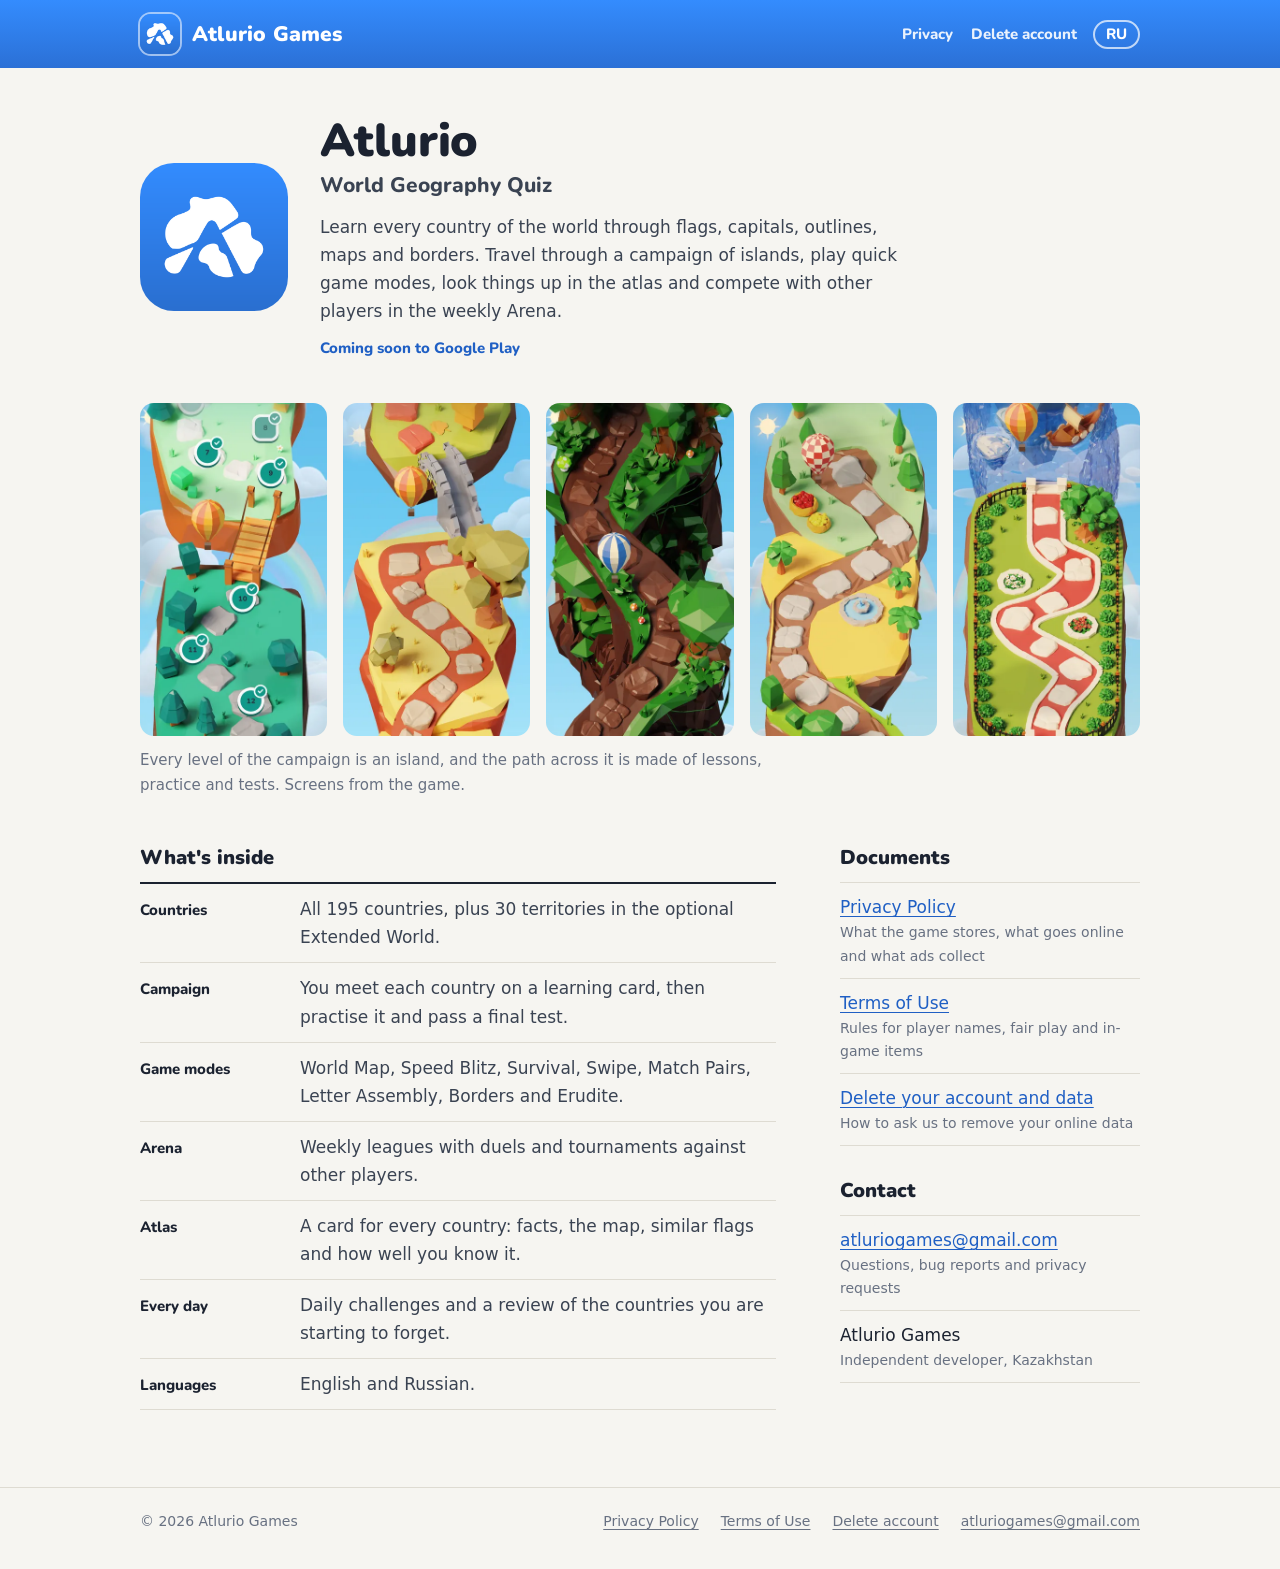
<file: index.html>
<!doctype html>
<html lang="en">
<head>
<meta charset="utf-8">
<meta name="viewport" content="width=device-width, initial-scale=1">
<title>Atlurio Games</title>
<meta name="description" content="Atlurio Games makes Atlurio: World Geography Quiz, a mobile game about the countries of the world.">
<meta name="theme-color" content="#2f80ee">
<link rel="icon" href="/favicon.ico" sizes="any">
<link rel="icon" type="image/png" sizes="192x192" href="/img/icon-192.png">
<link rel="apple-touch-icon" href="/img/apple-touch-icon.png">
<link rel="preload" href="/fonts/Nunito-Black.woff2" as="font" type="font/woff2" crossorigin>
<link rel="stylesheet" href="/style.css">
</head>
<body>
<header class="band"><div class="inner">
  <a class="brand" href="/"><img src="/img/icon-64.png" alt="" width="40" height="40"><span>Atlurio Games</span></a>
  <nav><a href="/privacy/">Privacy</a><a href="/delete-account/">Delete account</a></nav><a class="lang" href="/ru/" hreflang="ru" lang="ru">RU</a>
</div></header>
<main>
  <section class="hero">
    <img src="/img/icon-512.png" alt="Atlurio app icon" width="148" height="148">
    <div>
      <h1>Atlurio</h1>
      <p class="sub">World Geography Quiz</p>
      <p class="pitch">Learn every country of the world through flags, capitals, outlines, maps and borders. Travel through a campaign of islands, play quick game modes, look things up in the atlas and compete with other players in the weekly Arena.</p>
      <p class="status">Coming soon to Google Play</p>
    </div>
  </section>

  <figure class="islands">
    <div class="strip">
      <img src="/img/island-1.webp" width="200" height="356" alt="Level 1 island: two green plateaus joined by a rope bridge, with numbered tasks along the path">
      <img src="/img/island-2.webp" width="200" height="356" alt="Level 2 island: a stone path across sandy terraces, a stone bridge and a hot-air balloon" loading="lazy">
      <img src="/img/island-3.webp" width="200" height="356" alt="Level 3 island: a path winding up a jungle cliff" loading="lazy">
      <img src="/img/island-4.webp" width="200" height="356" alt="Level 4 island: a path past palm trees, fruit baskets and a fountain" loading="lazy">
      <img src="/img/island-5.webp" width="200" height="356" alt="Level 5 island: a fenced garden with a red path below a waterfall" loading="lazy">
    </div>
    <figcaption>Every level of the campaign is an island, and the path across it is made of lessons, practice and tests. Screens from the game.</figcaption>
  </figure>

  <div class="lower">
    <section>
      <h2>What's inside</h2>
      <dl class="spec">
        <div><dt>Countries</dt><dd>All 195 countries, plus 30 territories in the optional Extended World.</dd></div>
        <div><dt>Campaign</dt><dd>You meet each country on a learning card, then practise it and pass a final test.</dd></div>
        <div><dt>Game modes</dt><dd>World Map, Speed Blitz, Survival, Swipe, Match Pairs, Letter Assembly, Borders and Erudite.</dd></div>
        <div><dt>Arena</dt><dd>Weekly leagues with duels and tournaments against other players.</dd></div>
        <div><dt>Atlas</dt><dd>A card for every country: facts, the map, similar flags and how well you know it.</dd></div>
        <div><dt>Every day</dt><dd>Daily challenges and a review of the countries you are starting to forget.</dd></div>
        <div><dt>Languages</dt><dd>English and Russian.</dd></div>
      </dl>
    </section>
    <aside>
      <h2>Documents</h2>
      <ul class="plain">
        <li><a href="/privacy/">Privacy Policy</a><small>What the game stores, what goes online and what ads collect</small></li>
        <li><a href="/terms/">Terms of Use</a><small>Rules for player names, fair play and in-game items</small></li>
        <li><a href="/delete-account/">Delete your account and data</a><small>How to ask us to remove your online data</small></li>
      </ul>
      <h2>Contact</h2>
      <ul class="plain">
        <li><a href="mailto:atluriogames@gmail.com">atluriogames@gmail.com</a><small>Questions, bug reports and privacy requests</small></li>
        <li>Atlurio Games<small>Independent developer, Kazakhstan</small></li>
      </ul>
    </aside>
  </div>
</main>
<footer class="site"><div class="inner">
  <span>© 2026 Atlurio Games</span>
  <a href="/privacy/">Privacy Policy</a>
  <a href="/terms/">Terms of Use</a>
  <a href="/delete-account/">Delete account</a>
  <a href="mailto:atluriogames@gmail.com">atluriogames@gmail.com</a>
</div></footer>
</body>
</html>
</file>
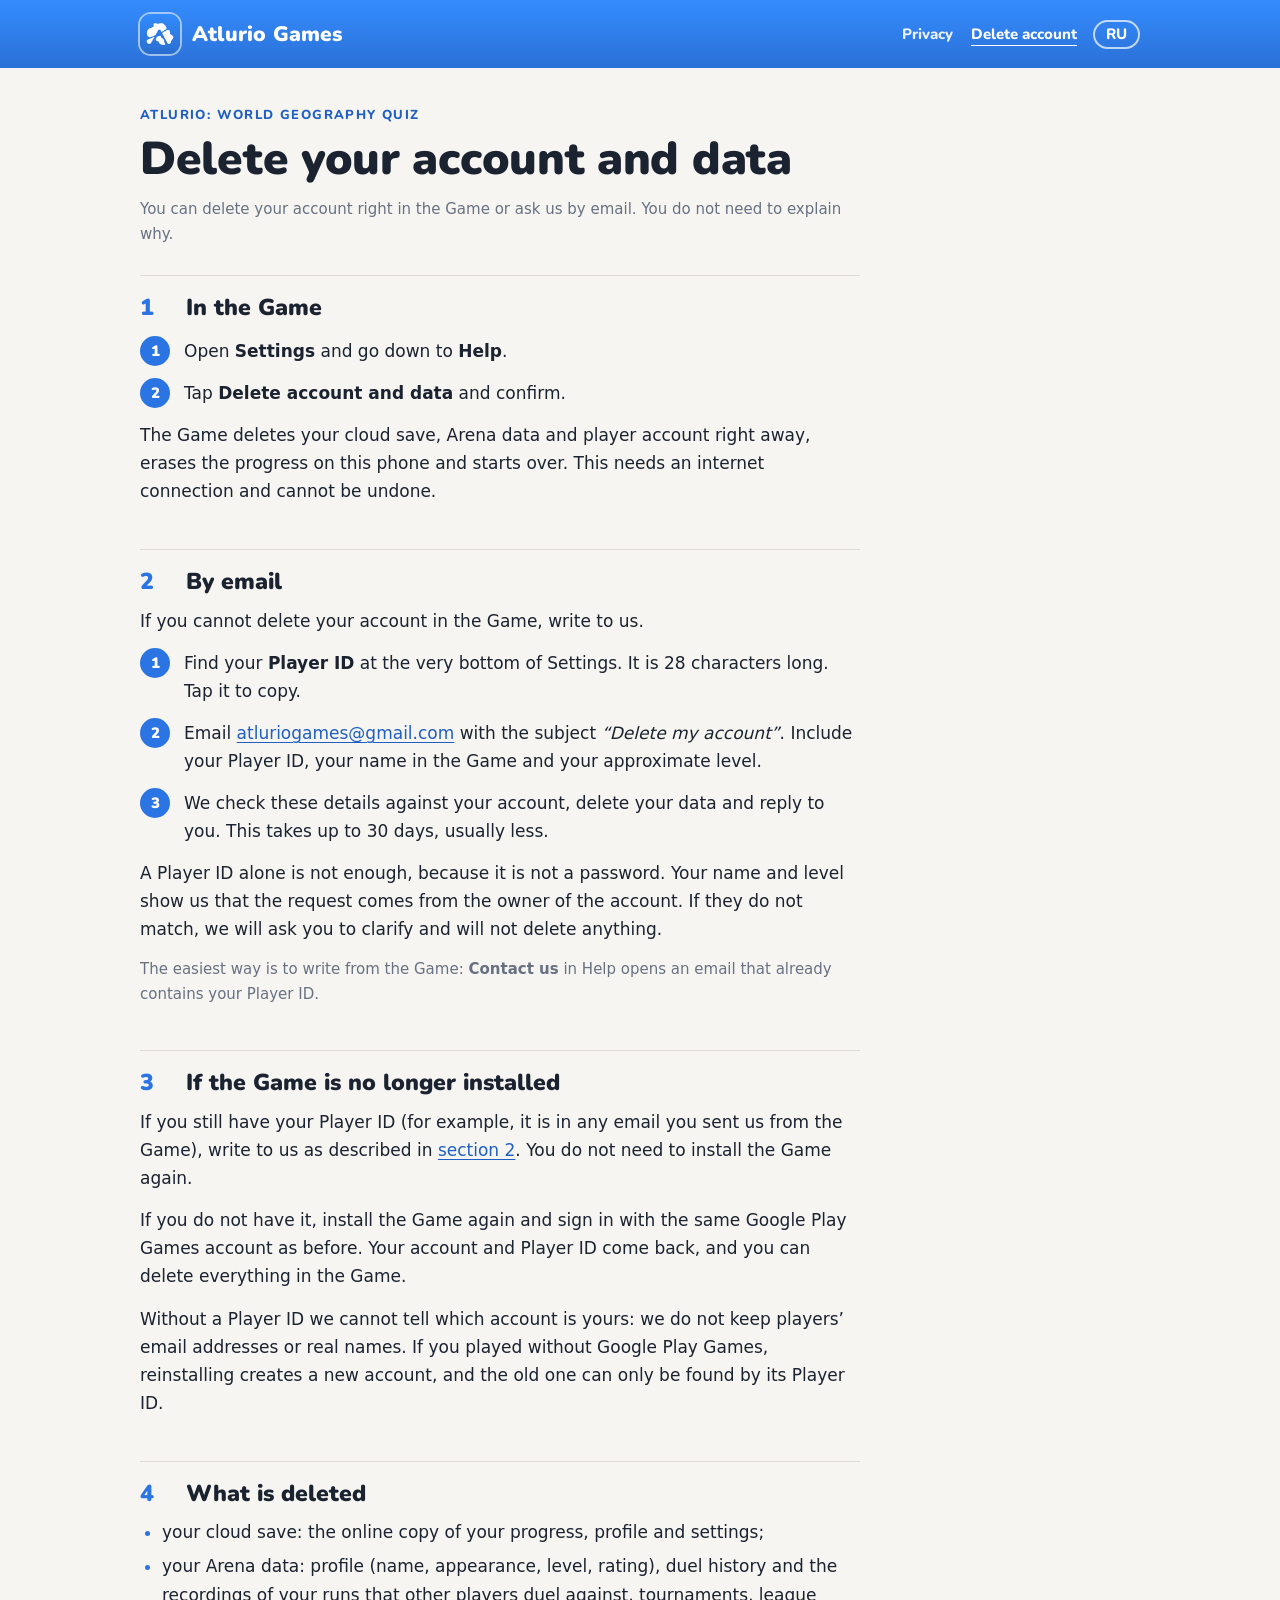
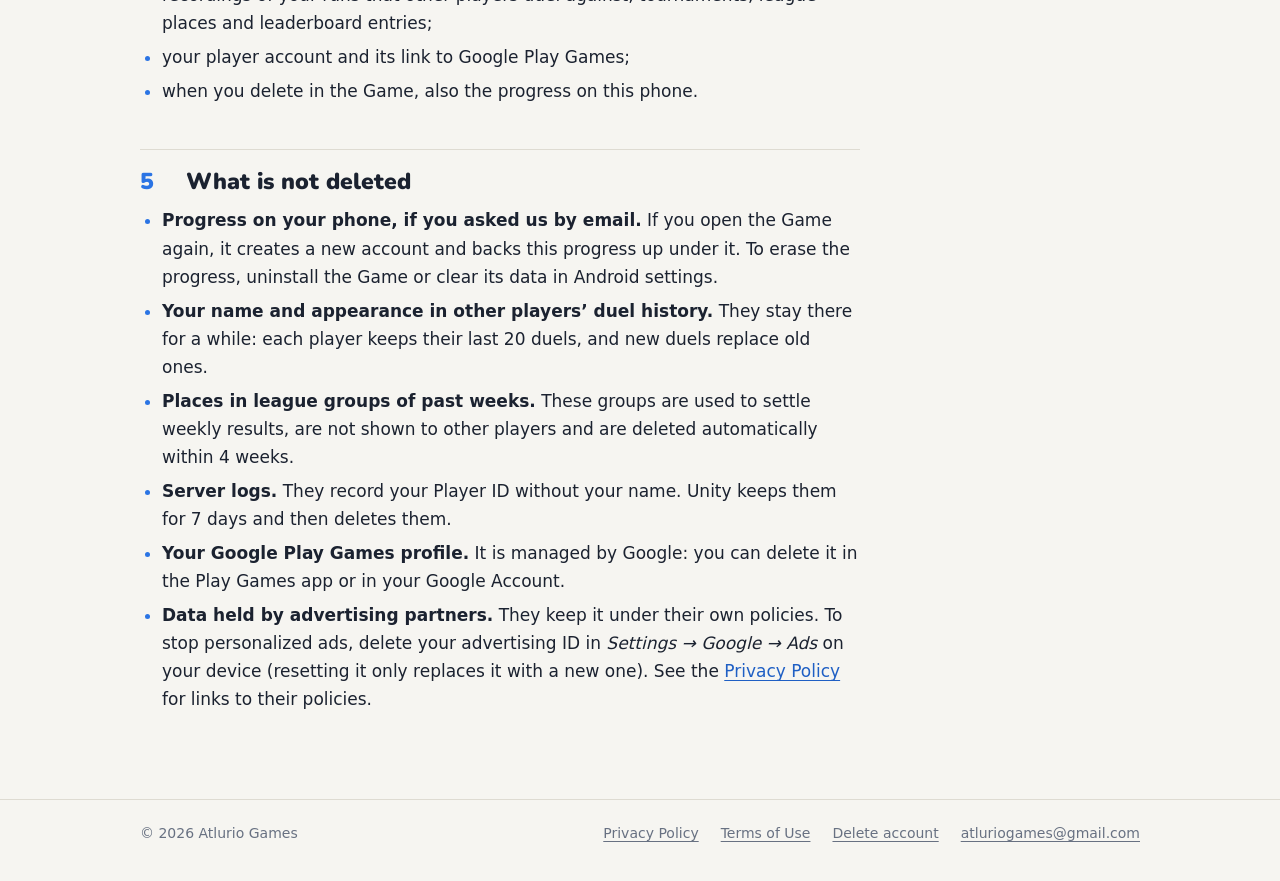
<file: delete-account/index.html>
<!doctype html>
<html lang="en">
<head>
<meta charset="utf-8">
<meta name="viewport" content="width=device-width, initial-scale=1">
<title>Delete your account and data | Atlurio Games</title>
<meta name="description" content="How to delete your Atlurio: World Geography Quiz account and online data, right in the Game or by email.">
<meta name="theme-color" content="#2f80ee">
<link rel="icon" href="/favicon.ico" sizes="any">
<link rel="icon" type="image/png" sizes="192x192" href="/img/icon-192.png">
<link rel="apple-touch-icon" href="/img/apple-touch-icon.png">
<link rel="preload" href="/fonts/Nunito-Black.woff2" as="font" type="font/woff2" crossorigin>
<link rel="stylesheet" href="/style.css">
</head>
<body>
<header class="band"><div class="inner">
  <a class="brand" href="/"><img src="/img/icon-64.png" alt="" width="40" height="40"><span>Atlurio Games</span></a>
  <nav><a href="/privacy/">Privacy</a><a href="/delete-account/" aria-current="page">Delete account</a></nav><a class="lang" href="/ru/delete-account/" hreflang="ru" lang="ru">RU</a>
</div></header>
<main>
  <div class="doc-head">
    <p class="kicker">Atlurio: World Geography Quiz</p>
    <h1>Delete your account and data</h1>
    <p class="meta">You can delete your account right in the Game or ask us by email. You do not need to explain why.</p>
  </div>
  <article class="single">
    <h2 id="in-game"><span class="n">1</span>In the Game</h2>
    <ol class="steps">
      <li>Open <strong>Settings</strong> and go down to <strong>Help</strong>.</li>
      <li>Tap <strong>Delete account and data</strong> and confirm.</li>
    </ol>
    <p>The Game deletes your cloud save, Arena data and player account right away, erases the progress on this phone and starts over. This needs an internet connection and cannot be undone.</p>

    <h2 id="email"><span class="n">2</span>By email</h2>
    <p>If you cannot delete your account in the Game, write to us.</p>
    <ol class="steps">
      <li>Find your <strong>Player ID</strong> at the very bottom of Settings. It is 28 characters long. Tap it to copy.</li>
      <li>Email <a href="mailto:atluriogames@gmail.com?subject=Delete%20my%20account&amp;body=Player%20ID%3A%20%0D%0AName%20in%20the%20game%3A%20%0D%0AApproximate%20level%3A%20%0D%0A">atluriogames@gmail.com</a> with the subject <em>“Delete my account”</em>. Include your Player ID, your name in the Game and your approximate level.</li>
      <li>We check these details against your account, delete your data and reply to you. This takes up to 30 days, usually less.</li>
    </ol>
    <p>A Player ID alone is not enough, because it is not a password. Your name and level show us that the request comes from the owner of the account. If they do not match, we will ask you to clarify and will not delete anything.</p>
    <p class="note">The easiest way is to write from the Game: <strong>Contact us</strong> in Help opens an email that already contains your Player ID.</p>

    <h2 id="no-game"><span class="n">3</span>If the Game is no longer installed</h2>
    <p>If you still have your Player ID (for example, it is in any email you sent us from the Game), write to us as described in <a href="#email">section 2</a>. You do not need to install the Game again.</p>
    <p>If you do not have it, install the Game again and sign in with the same Google Play Games account as before. Your account and Player ID come back, and you can delete everything in the Game.</p>
    <p>Without a Player ID we cannot tell which account is yours: we do not keep players’ email addresses or real names. If you played without Google Play Games, reinstalling creates a new account, and the old one can only be found by its Player ID.</p>

    <h2 id="deleted"><span class="n">4</span>What is deleted</h2>
    <ul>
      <li>your cloud save: the online copy of your progress, profile and settings;</li>
      <li>your Arena data: profile (name, appearance, level, rating), duel history and the recordings of your runs that other players duel against, tournaments, league places and leaderboard entries;</li>
      <li>your player account and its link to Google Play Games;</li>
      <li>when you delete in the Game, also the progress on this phone.</li>
    </ul>

    <h2 id="kept"><span class="n">5</span>What is not deleted</h2>
    <ul>
      <li><strong>Progress on your phone, if you asked us by email.</strong> If you open the Game again, it creates a new account and backs this progress up under it. To erase the progress, uninstall the Game or clear its data in Android settings.</li>
      <li><strong>Your name and appearance in other players’ duel history.</strong> They stay there for a while: each player keeps their last 20 duels, and new duels replace old ones.</li>
      <li><strong>Places in league groups of past weeks.</strong> These groups are used to settle weekly results, are not shown to other players and are deleted automatically within 4 weeks.</li>
      <li><strong>Server logs.</strong> They record your Player ID without your name. Unity keeps them for 7 days and then deletes them.</li>
      <li><strong>Your Google Play Games profile.</strong> It is managed by Google: you can delete it in the Play Games app or in your Google Account.</li>
      <li><strong>Data held by advertising partners.</strong> They keep it under their own policies. To stop personalized ads, delete your advertising ID in <em>Settings → Google → Ads</em> on your device (resetting it only replaces it with a new one). See the <a href="/privacy/#ads">Privacy Policy</a> for links to their policies.</li>
    </ul>
  </article>
</main>
<footer class="site"><div class="inner">
  <span>© 2026 Atlurio Games</span>
  <a href="/privacy/">Privacy Policy</a>
  <a href="/terms/">Terms of Use</a>
  <a href="/delete-account/">Delete account</a>
  <a href="mailto:atluriogames@gmail.com">atluriogames@gmail.com</a>
</div></footer>
</body>
</html>
</file>
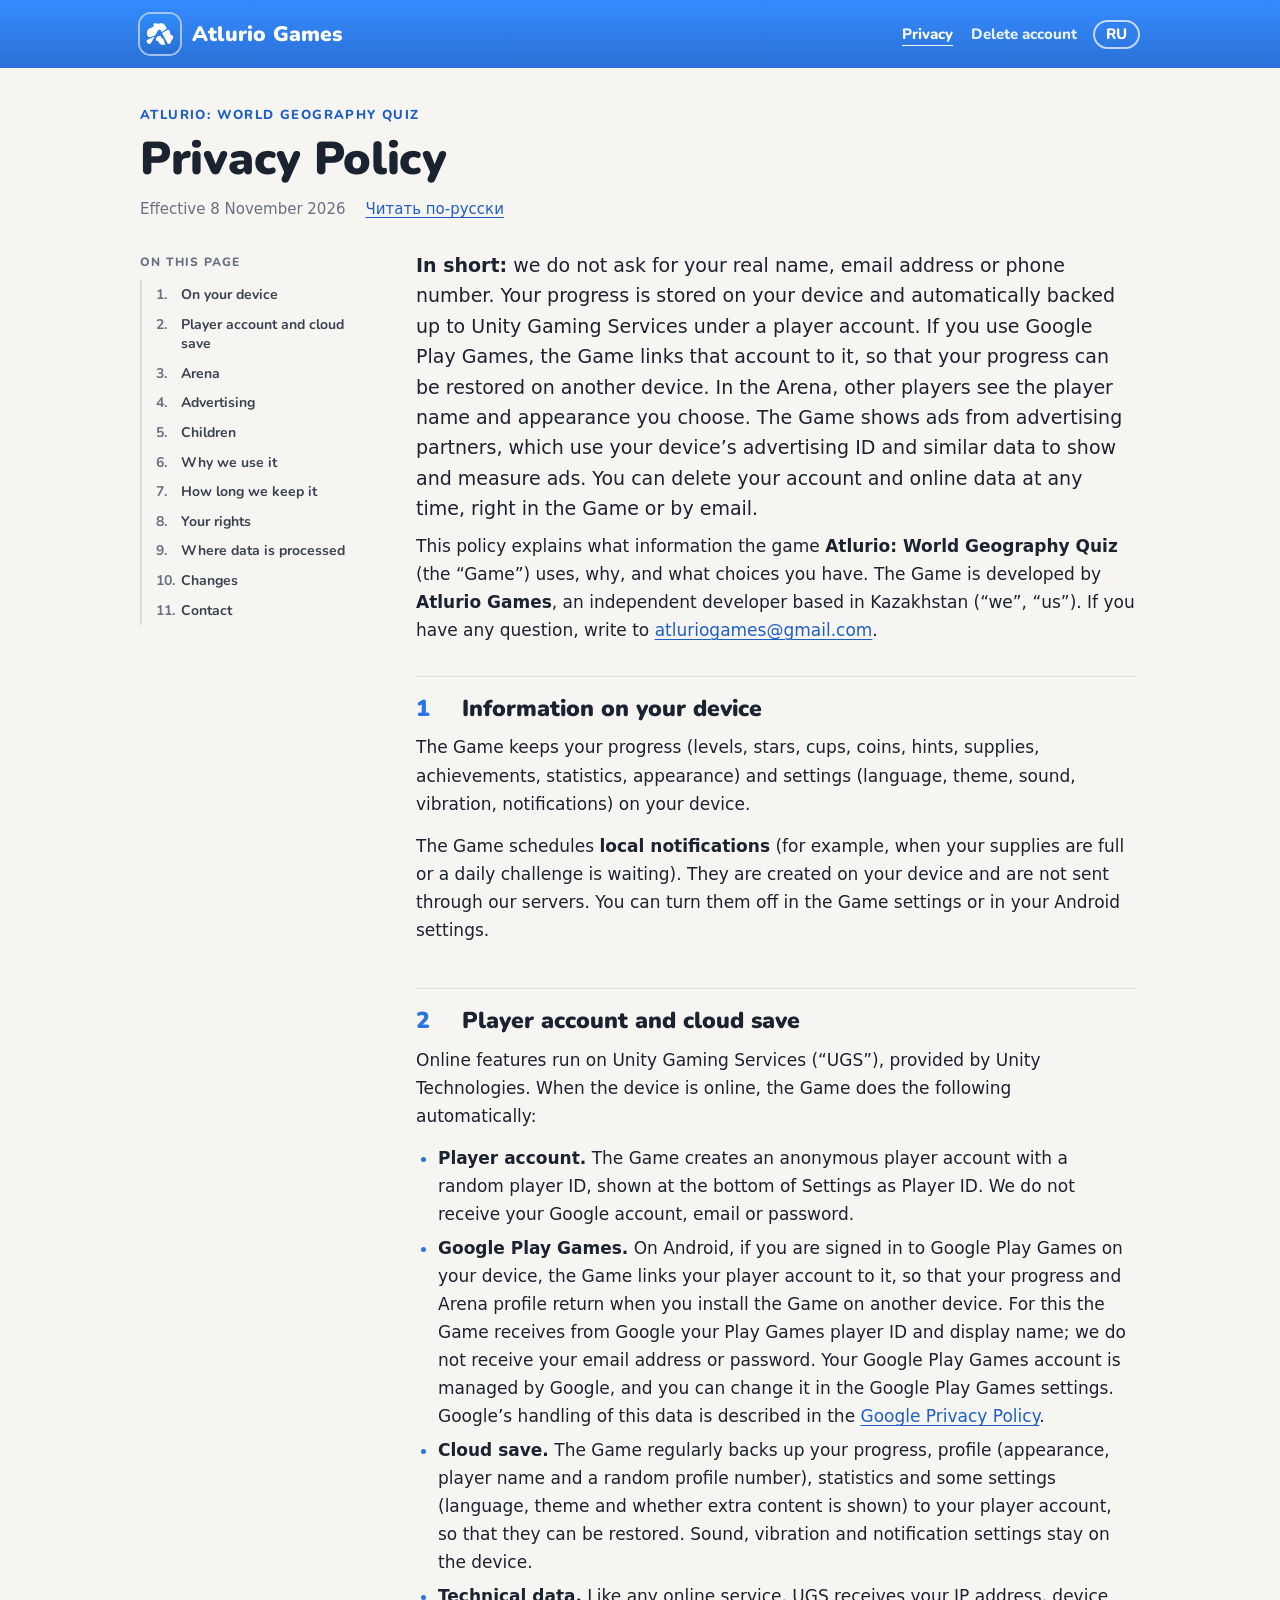
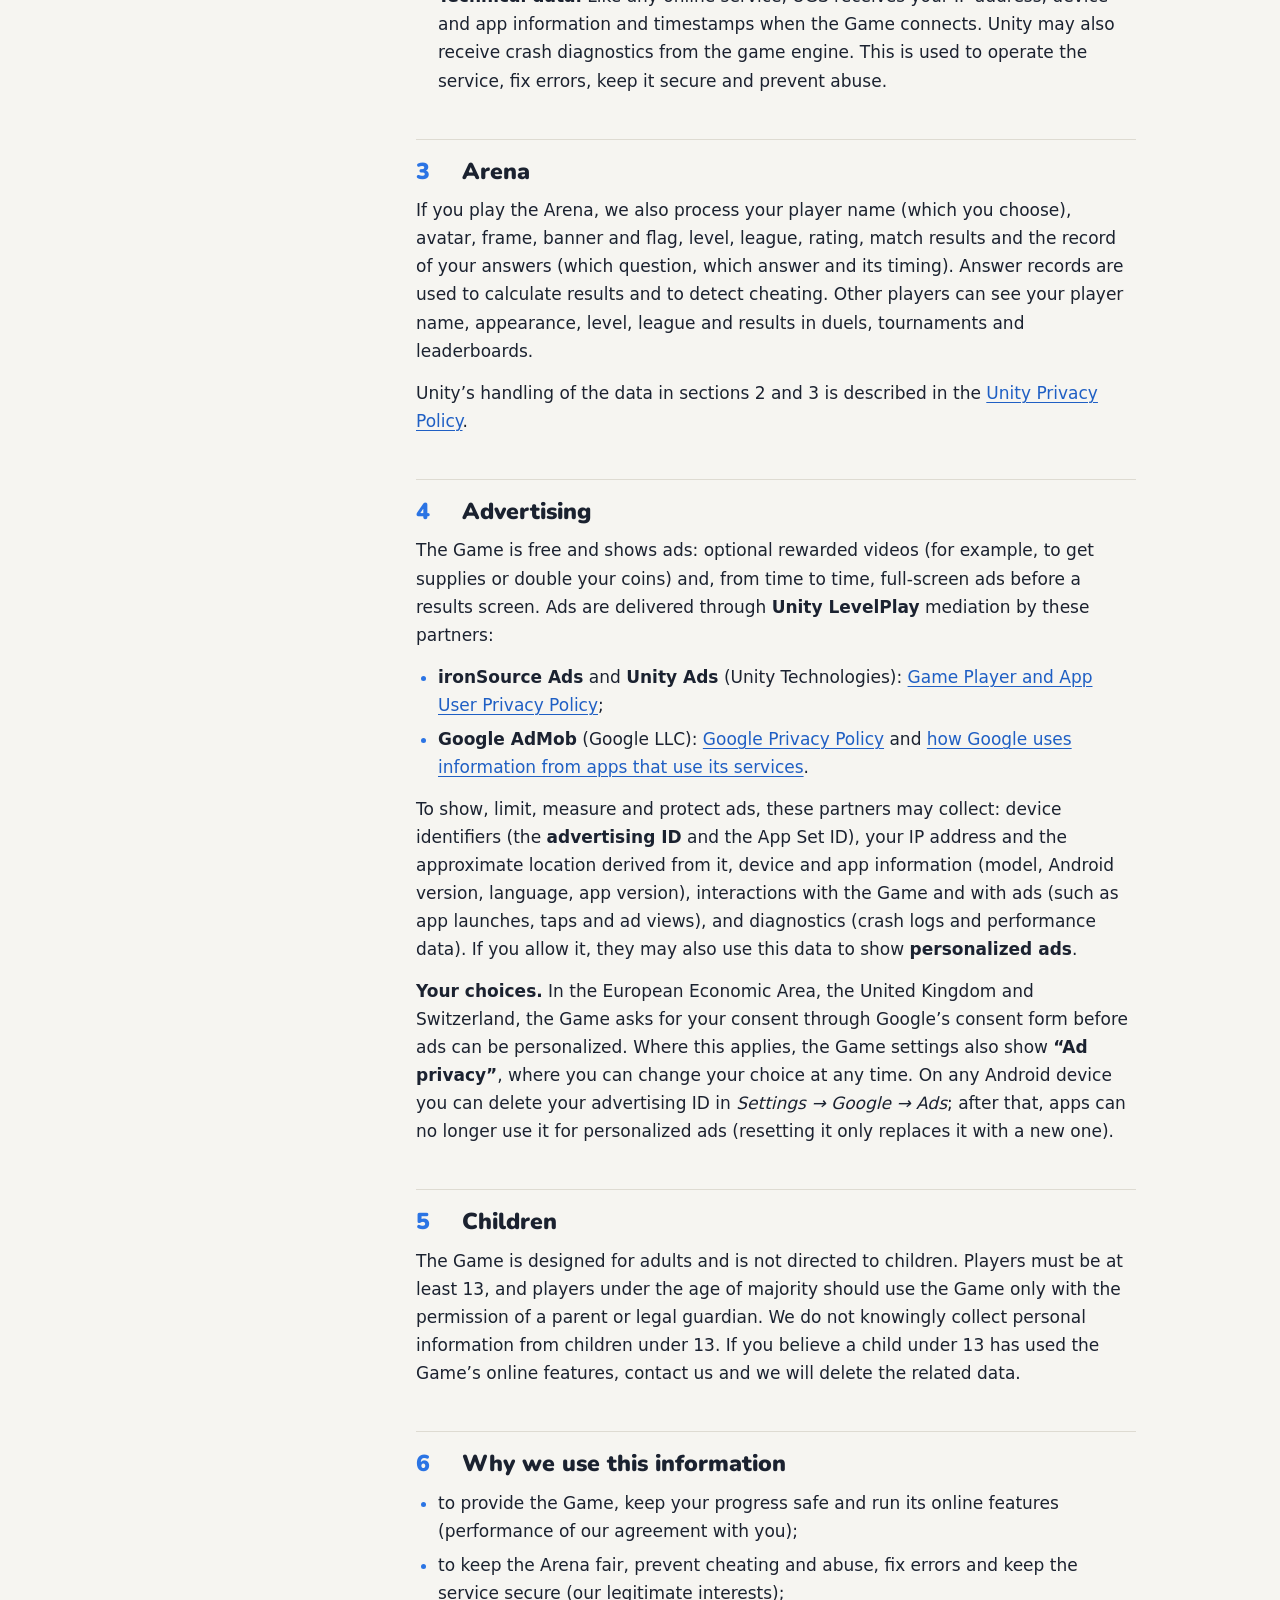
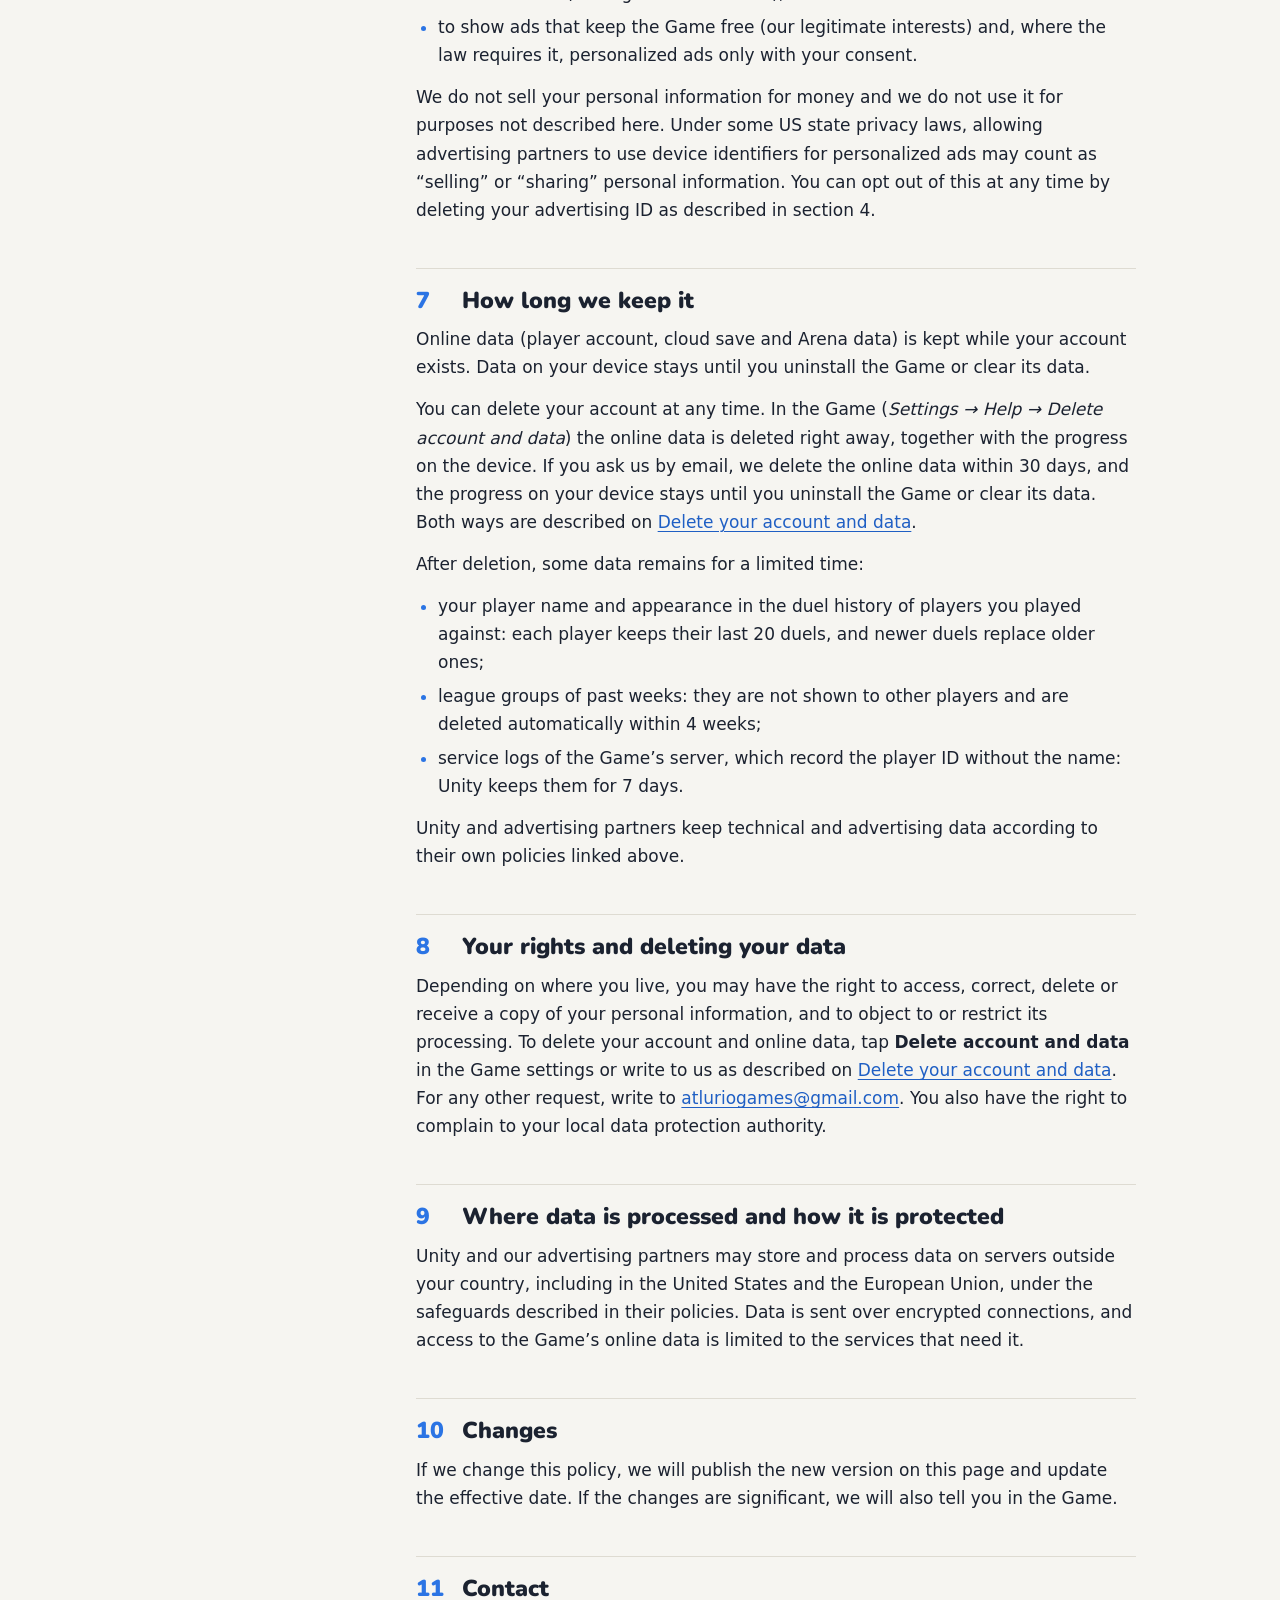
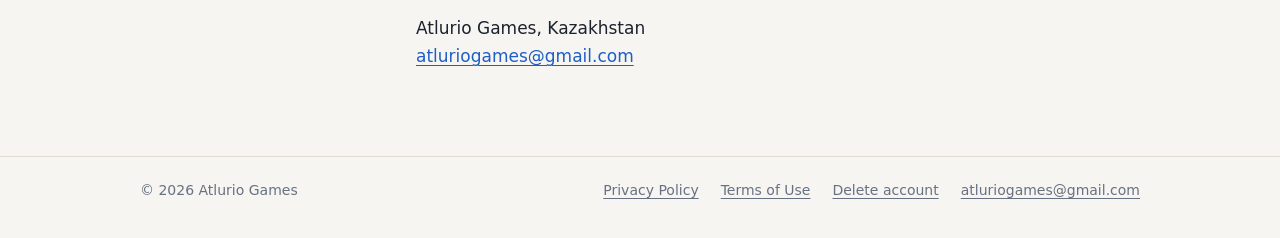
<file: privacy/index.html>
<!doctype html>
<html lang="en">
<head>
<meta charset="utf-8">
<meta name="viewport" content="width=device-width, initial-scale=1">
<title>Privacy Policy | Atlurio Games</title>
<meta name="description" content="Privacy Policy for Atlurio: World Geography Quiz.">
<meta name="theme-color" content="#2f80ee">
<link rel="icon" href="/favicon.ico" sizes="any">
<link rel="icon" type="image/png" sizes="192x192" href="/img/icon-192.png">
<link rel="apple-touch-icon" href="/img/apple-touch-icon.png">
<link rel="preload" href="/fonts/Nunito-Black.woff2" as="font" type="font/woff2" crossorigin>
<link rel="stylesheet" href="/style.css">
</head>
<body>
<header class="band"><div class="inner">
  <a class="brand" href="/"><img src="/img/icon-64.png" alt="" width="40" height="40"><span>Atlurio Games</span></a>
  <nav><a href="/privacy/" aria-current="page">Privacy</a><a href="/delete-account/">Delete account</a></nav><a class="lang" href="/ru/privacy/" hreflang="ru" lang="ru">RU</a>
</div></header>
<main>
  <div class="doc-head">
    <p class="kicker">Atlurio: World Geography Quiz</p>
    <h1>Privacy Policy</h1>
    <p class="meta"><span>Effective 8 November 2026</span><a href="/ru/privacy/" hreflang="ru" lang="ru">Читать по-русски</a></p>
  </div>
  <div class="doc">
    <nav class="toc" aria-label="Contents">
      <p>On this page</p>
      <ol>
        <li><a href="#device">On your device</a></li>
        <li><a href="#account">Player account and cloud save</a></li>
        <li><a href="#arena">Arena</a></li>
        <li><a href="#ads">Advertising</a></li>
        <li><a href="#children">Children</a></li>
        <li><a href="#why">Why we use it</a></li>
        <li><a href="#retention">How long we keep it</a></li>
        <li><a href="#rights">Your rights</a></li>
        <li><a href="#where">Where data is processed</a></li>
        <li><a href="#changes">Changes</a></li>
        <li><a href="#contact">Contact</a></li>
      </ol>
    </nav>
    <article>
      <p class="lead"><strong>In short:</strong> we do not ask for your real name, email address or phone number. Your progress is stored on your device and automatically backed up to Unity Gaming Services under a player account. If you use Google Play Games, the Game links that account to it, so that your progress can be restored on another device. In the Arena, other players see the player name and appearance you choose. The Game shows ads from advertising partners, which use your device’s advertising ID and similar data to show and measure ads. You can delete your account and online data at any time, right in the Game or by email.</p>
      <p>This policy explains what information the game <strong>Atlurio: World Geography Quiz</strong> (the “Game”) uses, why, and what choices you have. The Game is developed by <strong>Atlurio Games</strong>, an independent developer based in Kazakhstan (“we”, “us”). If you have any question, write to <a href="mailto:atluriogames@gmail.com">atluriogames@gmail.com</a>.</p>

      <h2 id="device"><span class="n">1</span>Information on your device</h2>
      <p>The Game keeps your progress (levels, stars, cups, coins, hints, supplies, achievements, statistics, appearance) and settings (language, theme, sound, vibration, notifications) on your device.</p>
      <p>The Game schedules <strong>local notifications</strong> (for example, when your supplies are full or a daily challenge is waiting). They are created on your device and are not sent through our servers. You can turn them off in the Game settings or in your Android settings.</p>

      <h2 id="account"><span class="n">2</span>Player account and cloud save</h2>
      <p>Online features run on Unity Gaming Services (“UGS”), provided by Unity Technologies. When the device is online, the Game does the following automatically:</p>
      <ul>
        <li><strong>Player account.</strong> The Game creates an anonymous player account with a random player ID, shown at the bottom of Settings as Player ID. We do not receive your Google account, email or password.</li>
        <li><strong>Google Play Games.</strong> On Android, if you are signed in to Google Play Games on your device, the Game links your player account to it, so that your progress and Arena profile return when you install the Game on another device. For this the Game receives from Google your Play Games player ID and display name; we do not receive your email address or password. Your Google Play Games account is managed by Google, and you can change it in the Google Play Games settings. Google’s handling of this data is described in the <a href="https://policies.google.com/privacy">Google Privacy Policy</a>.</li>
        <li><strong>Cloud save.</strong> The Game regularly backs up your progress, profile (appearance, player name and a random profile number), statistics and some settings (language, theme and whether extra content is shown) to your player account, so that they can be restored. Sound, vibration and notification settings stay on the device.</li>
        <li><strong>Technical data.</strong> Like any online service, UGS receives your IP address, device and app information and timestamps when the Game connects. Unity may also receive crash diagnostics from the game engine. This is used to operate the service, fix errors, keep it secure and prevent abuse.</li>
      </ul>

      <h2 id="arena"><span class="n">3</span>Arena</h2>
      <p>If you play the Arena, we also process your player name (which you choose), avatar, frame, banner and flag, level, league, rating, match results and the record of your answers (which question, which answer and its timing). Answer records are used to calculate results and to detect cheating. Other players can see your player name, appearance, level, league and results in duels, tournaments and leaderboards.</p>
      <p>Unity’s handling of the data in sections 2 and 3 is described in the <a href="https://unity.com/legal/privacy-policy">Unity Privacy Policy</a>.</p>

      <h2 id="ads"><span class="n">4</span>Advertising</h2>
      <p>The Game is free and shows ads: optional rewarded videos (for example, to get supplies or double your coins) and, from time to time, full-screen ads before a results screen. Ads are delivered through <strong>Unity LevelPlay</strong> mediation by these partners:</p>
      <ul>
        <li><strong>ironSource Ads</strong> and <strong>Unity Ads</strong> (Unity Technologies): <a href="https://unity.com/legal/game-player-and-app-user-privacy-policy">Game Player and App User Privacy Policy</a>;</li>
        <li><strong>Google AdMob</strong> (Google LLC): <a href="https://policies.google.com/privacy">Google Privacy Policy</a> and <a href="https://policies.google.com/technologies/partner-sites">how Google uses information from apps that use its services</a>.</li>
      </ul>
      <p>To show, limit, measure and protect ads, these partners may collect: device identifiers (the <strong>advertising ID</strong> and the App Set ID), your IP address and the approximate location derived from it, device and app information (model, Android version, language, app version), interactions with the Game and with ads (such as app launches, taps and ad views), and diagnostics (crash logs and performance data). If you allow it, they may also use this data to show <strong>personalized ads</strong>.</p>
      <p><strong>Your choices.</strong> In the European Economic Area, the United Kingdom and Switzerland, the Game asks for your consent through Google’s consent form before ads can be personalized. Where this applies, the Game settings also show <strong>“Ad privacy”</strong>, where you can change your choice at any time. On any Android device you can delete your advertising ID in <em>Settings → Google → Ads</em>; after that, apps can no longer use it for personalized ads (resetting it only replaces it with a new one).</p>

      <h2 id="children"><span class="n">5</span>Children</h2>
      <p>The Game is designed for adults and is not directed to children. Players must be at least 13, and players under the age of majority should use the Game only with the permission of a parent or legal guardian. We do not knowingly collect personal information from children under 13. If you believe a child under 13 has used the Game’s online features, contact us and we will delete the related data.</p>

      <h2 id="why"><span class="n">6</span>Why we use this information</h2>
      <ul>
        <li>to provide the Game, keep your progress safe and run its online features (performance of our agreement with you);</li>
        <li>to keep the Arena fair, prevent cheating and abuse, fix errors and keep the service secure (our legitimate interests);</li>
        <li>to show ads that keep the Game free (our legitimate interests) and, where the law requires it, personalized ads only with your consent.</li>
      </ul>
      <p>We do not sell your personal information for money and we do not use it for purposes not described here. Under some US state privacy laws, allowing advertising partners to use device identifiers for personalized ads may count as “selling” or “sharing” personal information. You can opt out of this at any time by deleting your advertising ID as described in section 4.</p>

      <h2 id="retention"><span class="n">7</span>How long we keep it</h2>
      <p>Online data (player account, cloud save and Arena data) is kept while your account exists. Data on your device stays until you uninstall the Game or clear its data.</p>
      <p>You can delete your account at any time. In the Game (<em>Settings → Help → Delete account and data</em>) the online data is deleted right away, together with the progress on the device. If you ask us by email, we delete the online data within 30 days, and the progress on your device stays until you uninstall the Game or clear its data. Both ways are described on <a href="/delete-account/">Delete your account and data</a>.</p>
      <p>After deletion, some data remains for a limited time:</p>
      <ul>
        <li>your player name and appearance in the duel history of players you played against: each player keeps their last 20 duels, and newer duels replace older ones;</li>
        <li>league groups of past weeks: they are not shown to other players and are deleted automatically within 4 weeks;</li>
        <li>service logs of the Game’s server, which record the player ID without the name: Unity keeps them for 7 days.</li>
      </ul>
      <p>Unity and advertising partners keep technical and advertising data according to their own policies linked above.</p>

      <h2 id="rights"><span class="n">8</span>Your rights and deleting your data</h2>
      <p>Depending on where you live, you may have the right to access, correct, delete or receive a copy of your personal information, and to object to or restrict its processing. To delete your account and online data, tap <strong>Delete account and data</strong> in the Game settings or write to us as described on <a href="/delete-account/">Delete your account and data</a>. For any other request, write to <a href="mailto:atluriogames@gmail.com">atluriogames@gmail.com</a>. You also have the right to complain to your local data protection authority.</p>

      <h2 id="where"><span class="n">9</span>Where data is processed and how it is protected</h2>
      <p>Unity and our advertising partners may store and process data on servers outside your country, including in the United States and the European Union, under the safeguards described in their policies. Data is sent over encrypted connections, and access to the Game’s online data is limited to the services that need it.</p>

      <h2 id="changes"><span class="n">10</span>Changes</h2>
      <p>If we change this policy, we will publish the new version on this page and update the effective date. If the changes are significant, we will also tell you in the Game.</p>

      <h2 id="contact"><span class="n">11</span>Contact</h2>
      <p>Atlurio Games, Kazakhstan<br><a href="mailto:atluriogames@gmail.com">atluriogames@gmail.com</a></p>
    </article>
  </div>
</main>
<footer class="site"><div class="inner">
  <span>© 2026 Atlurio Games</span>
  <a href="/privacy/">Privacy Policy</a>
  <a href="/terms/">Terms of Use</a>
  <a href="/delete-account/">Delete account</a>
  <a href="mailto:atluriogames@gmail.com">atluriogames@gmail.com</a>
</div></footer>
</body>
</html>
</file>
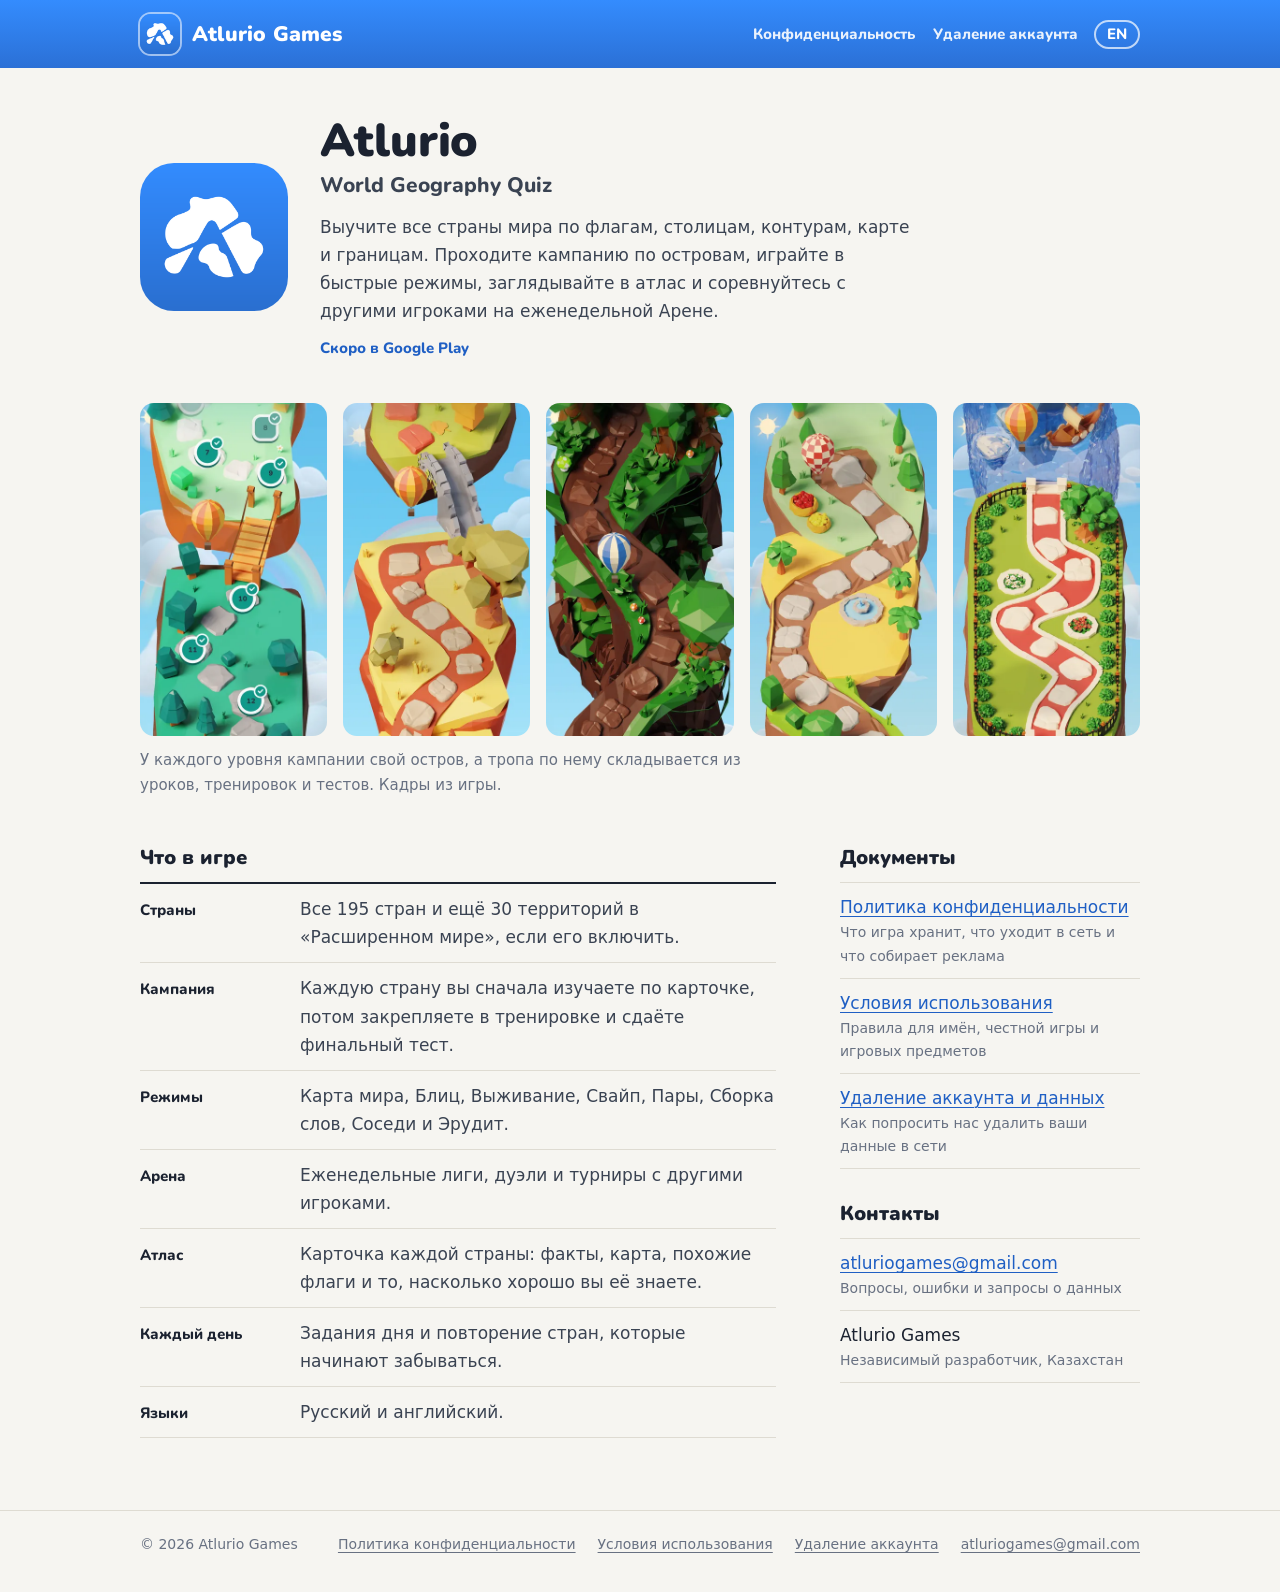
<file: ru/index.html>
<!doctype html>
<html lang="ru">
<head>
<meta charset="utf-8">
<meta name="viewport" content="width=device-width, initial-scale=1">
<title>Atlurio Games</title>
<meta name="description" content="Atlurio Games делает Atlurio: World Geography Quiz, мобильную игру о странах мира.">
<meta name="theme-color" content="#2f80ee">
<link rel="icon" href="/favicon.ico" sizes="any">
<link rel="icon" type="image/png" sizes="192x192" href="/img/icon-192.png">
<link rel="apple-touch-icon" href="/img/apple-touch-icon.png">
<link rel="preload" href="/fonts/Nunito-Black.woff2" as="font" type="font/woff2" crossorigin>
<link rel="stylesheet" href="/style.css">
</head>
<body>
<header class="band"><div class="inner">
  <a class="brand" href="/ru/"><img src="/img/icon-64.png" alt="" width="40" height="40"><span>Atlurio Games</span></a>
  <nav><a href="/ru/privacy/">Конфиденциальность</a><a href="/ru/delete-account/">Удаление аккаунта</a></nav><a class="lang" href="/" hreflang="en" lang="en">EN</a>
</div></header>
<main>
  <section class="hero">
    <img src="/img/icon-512.png" alt="Иконка игры Atlurio" width="148" height="148">
    <div>
      <h1>Atlurio</h1>
      <p class="sub">World Geography Quiz</p>
      <p class="pitch">Выучите все страны мира по флагам, столицам, контурам, карте и границам. Проходите кампанию по островам, играйте в быстрые режимы, заглядывайте в атлас и соревнуйтесь с другими игроками на еженедельной Арене.</p>
      <p class="status">Скоро в Google Play</p>
    </div>
  </section>

  <figure class="islands">
    <div class="strip">
      <img src="/img/island-1.webp" width="200" height="356" alt="Остров первого уровня: два зелёных плато с верёвочным мостом и задания с номерами на тропе">
      <img src="/img/island-2.webp" width="200" height="356" alt="Остров второго уровня: каменная тропа по песчаным террасам, каменный мост и воздушный шар" loading="lazy">
      <img src="/img/island-3.webp" width="200" height="356" alt="Остров третьего уровня: тропа вверх по скале в джунглях" loading="lazy">
      <img src="/img/island-4.webp" width="200" height="356" alt="Остров четвёртого уровня: тропа мимо пальм, корзин с фруктами и фонтана" loading="lazy">
      <img src="/img/island-5.webp" width="200" height="356" alt="Остров пятого уровня: сад за оградой с красной дорожкой под водопадом" loading="lazy">
    </div>
    <figcaption>У каждого уровня кампании свой остров, а тропа по нему складывается из уроков, тренировок и тестов. Кадры из игры.</figcaption>
  </figure>

  <div class="lower">
    <section>
      <h2>Что в игре</h2>
      <dl class="spec">
        <div><dt>Страны</dt><dd>Все 195 стран и ещё 30 территорий в «Расширенном мире», если его включить.</dd></div>
        <div><dt>Кампания</dt><dd>Каждую страну вы сначала изучаете по карточке, потом закрепляете в тренировке и сдаёте финальный тест.</dd></div>
        <div><dt>Режимы</dt><dd>Карта мира, Блиц, Выживание, Свайп, Пары, Сборка слов, Соседи и Эрудит.</dd></div>
        <div><dt>Арена</dt><dd>Еженедельные лиги, дуэли и турниры с другими игроками.</dd></div>
        <div><dt>Атлас</dt><dd>Карточка каждой страны: факты, карта, похожие флаги и то, насколько хорошо вы её знаете.</dd></div>
        <div><dt>Каждый день</dt><dd>Задания дня и повторение стран, которые начинают забываться.</dd></div>
        <div><dt>Языки</dt><dd>Русский и английский.</dd></div>
      </dl>
    </section>
    <aside>
      <h2>Документы</h2>
      <ul class="plain">
        <li><a href="/ru/privacy/">Политика конфиденциальности</a><small>Что игра хранит, что уходит в сеть и что собирает реклама</small></li>
        <li><a href="/ru/terms/">Условия использования</a><small>Правила для имён, честной игры и игровых предметов</small></li>
        <li><a href="/ru/delete-account/">Удаление аккаунта и данных</a><small>Как попросить нас удалить ваши данные в сети</small></li>
      </ul>
      <h2>Контакты</h2>
      <ul class="plain">
        <li><a href="mailto:atluriogames@gmail.com">atluriogames@gmail.com</a><small>Вопросы, ошибки и запросы о данных</small></li>
        <li>Atlurio Games<small>Независимый разработчик, Казахстан</small></li>
      </ul>
    </aside>
  </div>
</main>
<footer class="site"><div class="inner">
  <span>© 2026 Atlurio Games</span>
  <a href="/ru/privacy/">Политика конфиденциальности</a>
  <a href="/ru/terms/">Условия использования</a>
  <a href="/ru/delete-account/">Удаление аккаунта</a>
  <a href="mailto:atluriogames@gmail.com">atluriogames@gmail.com</a>
</div></footer>
</body>
</html>
</file>
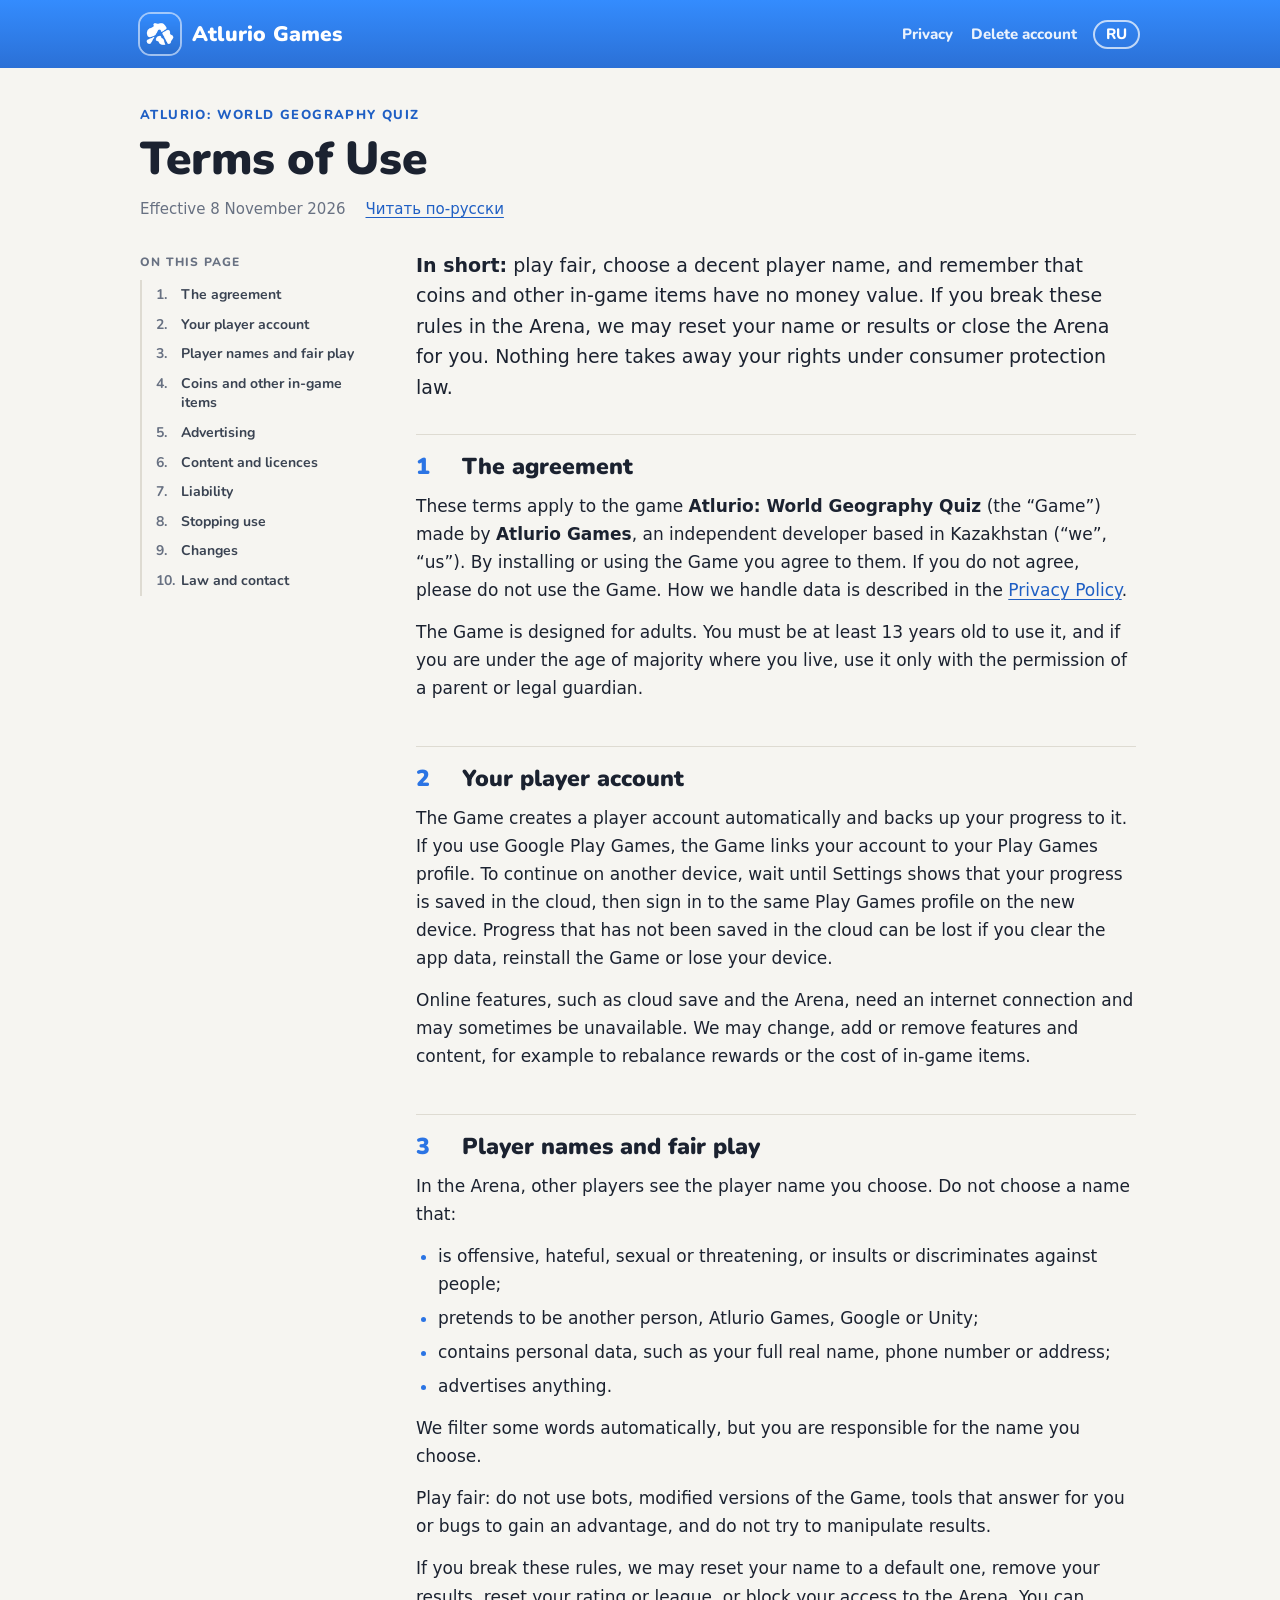
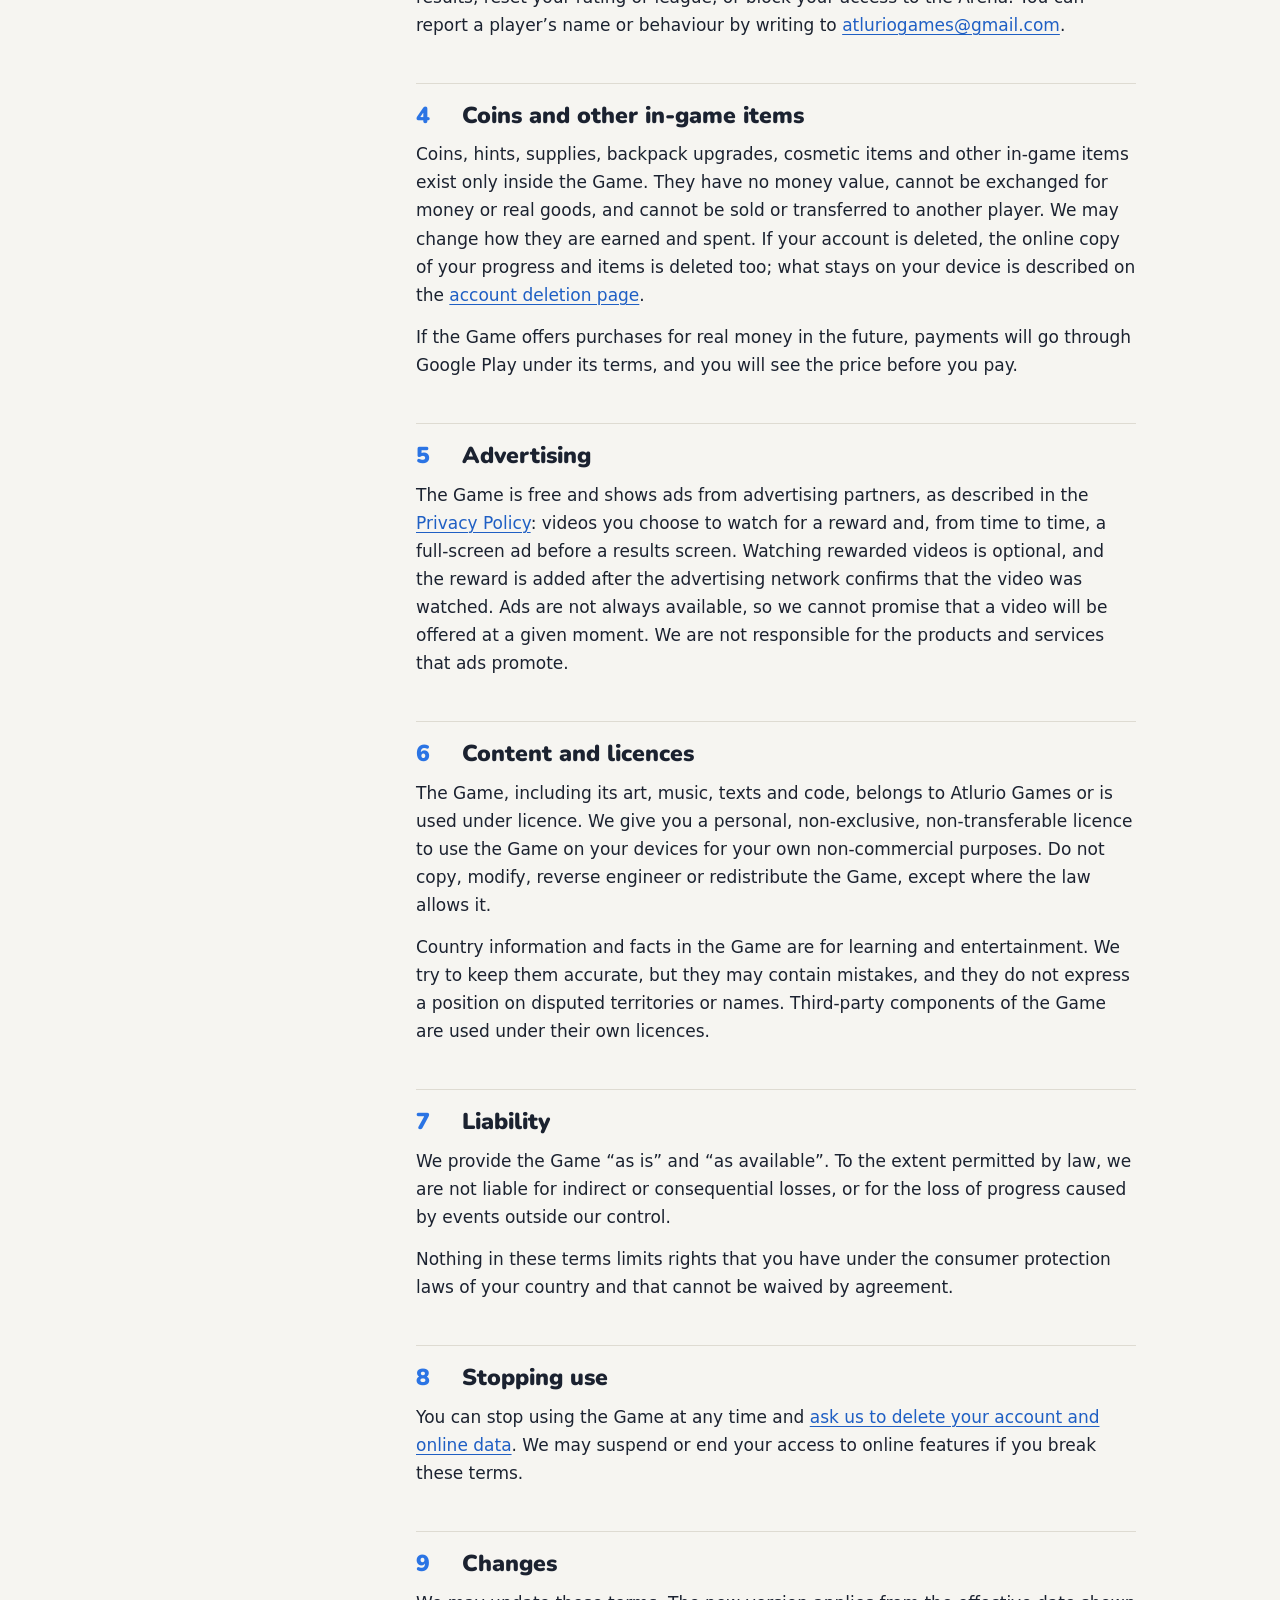
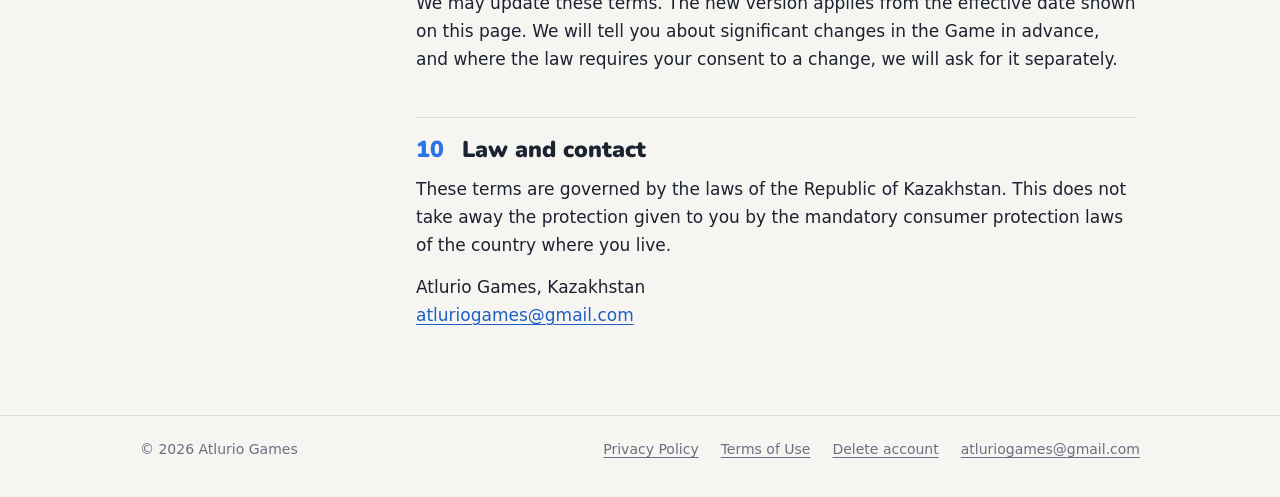
<file: terms/index.html>
<!doctype html>
<html lang="en">
<head>
<meta charset="utf-8">
<meta name="viewport" content="width=device-width, initial-scale=1">
<title>Terms of Use | Atlurio Games</title>
<meta name="description" content="Terms of Use for Atlurio: World Geography Quiz.">
<meta name="theme-color" content="#2f80ee">
<link rel="icon" href="/favicon.ico" sizes="any">
<link rel="icon" type="image/png" sizes="192x192" href="/img/icon-192.png">
<link rel="apple-touch-icon" href="/img/apple-touch-icon.png">
<link rel="preload" href="/fonts/Nunito-Black.woff2" as="font" type="font/woff2" crossorigin>
<link rel="stylesheet" href="/style.css">
</head>
<body>
<header class="band"><div class="inner">
  <a class="brand" href="/"><img src="/img/icon-64.png" alt="" width="40" height="40"><span>Atlurio Games</span></a>
  <nav><a href="/privacy/">Privacy</a><a href="/delete-account/">Delete account</a></nav><a class="lang" href="/ru/terms/" hreflang="ru" lang="ru">RU</a>
</div></header>
<main>
  <div class="doc-head">
    <p class="kicker">Atlurio: World Geography Quiz</p>
    <h1>Terms of Use</h1>
    <p class="meta"><span>Effective 8 November 2026</span><a href="/ru/terms/" hreflang="ru" lang="ru">Читать по-русски</a></p>
  </div>
  <div class="doc">
    <nav class="toc" aria-label="Contents">
      <p>On this page</p>
      <ol>
        <li><a href="#agreement">The agreement</a></li>
        <li><a href="#account">Your player account</a></li>
        <li><a href="#arena">Player names and fair play</a></li>
        <li><a href="#items">Coins and other in-game items</a></li>
        <li><a href="#ads">Advertising</a></li>
        <li><a href="#content">Content and licences</a></li>
        <li><a href="#liability">Liability</a></li>
        <li><a href="#ending">Stopping use</a></li>
        <li><a href="#changes">Changes</a></li>
        <li><a href="#law">Law and contact</a></li>
      </ol>
    </nav>
    <article>
      <p class="lead"><strong>In short:</strong> play fair, choose a decent player name, and remember that coins and other in-game items have no money value. If you break these rules in the Arena, we may reset your name or results or close the Arena for you. Nothing here takes away your rights under consumer protection law.</p>

      <h2 id="agreement"><span class="n">1</span>The agreement</h2>
      <p>These terms apply to the game <strong>Atlurio: World Geography Quiz</strong> (the “Game”) made by <strong>Atlurio Games</strong>, an independent developer based in Kazakhstan (“we”, “us”). By installing or using the Game you agree to them. If you do not agree, please do not use the Game. How we handle data is described in the <a href="/privacy/">Privacy Policy</a>.</p>
      <p>The Game is designed for adults. You must be at least 13 years old to use it, and if you are under the age of majority where you live, use it only with the permission of a parent or legal guardian.</p>

      <h2 id="account"><span class="n">2</span>Your player account</h2>
      <p>The Game creates a player account automatically and backs up your progress to it. If you use Google Play Games, the Game links your account to your Play Games profile. To continue on another device, wait until Settings shows that your progress is saved in the cloud, then sign in to the same Play Games profile on the new device. Progress that has not been saved in the cloud can be lost if you clear the app data, reinstall the Game or lose your device.</p>
      <p>Online features, such as cloud save and the Arena, need an internet connection and may sometimes be unavailable. We may change, add or remove features and content, for example to rebalance rewards or the cost of in-game items.</p>

      <h2 id="arena"><span class="n">3</span>Player names and fair play</h2>
      <p>In the Arena, other players see the player name you choose. Do not choose a name that:</p>
      <ul>
        <li>is offensive, hateful, sexual or threatening, or insults or discriminates against people;</li>
        <li>pretends to be another person, Atlurio Games, Google or Unity;</li>
        <li>contains personal data, such as your full real name, phone number or address;</li>
        <li>advertises anything.</li>
      </ul>
      <p>We filter some words automatically, but you are responsible for the name you choose.</p>
      <p>Play fair: do not use bots, modified versions of the Game, tools that answer for you or bugs to gain an advantage, and do not try to manipulate results.</p>
      <p>If you break these rules, we may reset your name to a default one, remove your results, reset your rating or league, or block your access to the Arena. You can report a player’s name or behaviour by writing to <a href="mailto:atluriogames@gmail.com">atluriogames@gmail.com</a>.</p>

      <h2 id="items"><span class="n">4</span>Coins and other in-game items</h2>
      <p>Coins, hints, supplies, backpack upgrades, cosmetic items and other in-game items exist only inside the Game. They have no money value, cannot be exchanged for money or real goods, and cannot be sold or transferred to another player. We may change how they are earned and spent. If your account is deleted, the online copy of your progress and items is deleted too; what stays on your device is described on the <a href="/delete-account/">account deletion page</a>.</p>
      <p>If the Game offers purchases for real money in the future, payments will go through Google Play under its terms, and you will see the price before you pay.</p>

      <h2 id="ads"><span class="n">5</span>Advertising</h2>
      <p>The Game is free and shows ads from advertising partners, as described in the <a href="/privacy/#ads">Privacy Policy</a>: videos you choose to watch for a reward and, from time to time, a full-screen ad before a results screen. Watching rewarded videos is optional, and the reward is added after the advertising network confirms that the video was watched. Ads are not always available, so we cannot promise that a video will be offered at a given moment. We are not responsible for the products and services that ads promote.</p>

      <h2 id="content"><span class="n">6</span>Content and licences</h2>
      <p>The Game, including its art, music, texts and code, belongs to Atlurio Games or is used under licence. We give you a personal, non-exclusive, non-transferable licence to use the Game on your devices for your own non-commercial purposes. Do not copy, modify, reverse engineer or redistribute the Game, except where the law allows it.</p>
      <p>Country information and facts in the Game are for learning and entertainment. We try to keep them accurate, but they may contain mistakes, and they do not express a position on disputed territories or names. Third-party components of the Game are used under their own licences.</p>

      <h2 id="liability"><span class="n">7</span>Liability</h2>
      <p>We provide the Game “as is” and “as available”. To the extent permitted by law, we are not liable for indirect or consequential losses, or for the loss of progress caused by events outside our control.</p>
      <p>Nothing in these terms limits rights that you have under the consumer protection laws of your country and that cannot be waived by agreement.</p>

      <h2 id="ending"><span class="n">8</span>Stopping use</h2>
      <p>You can stop using the Game at any time and <a href="/delete-account/">ask us to delete your account and online data</a>. We may suspend or end your access to online features if you break these terms.</p>

      <h2 id="changes"><span class="n">9</span>Changes</h2>
      <p>We may update these terms. The new version applies from the effective date shown on this page. We will tell you about significant changes in the Game in advance, and where the law requires your consent to a change, we will ask for it separately.</p>

      <h2 id="law"><span class="n">10</span>Law and contact</h2>
      <p>These terms are governed by the laws of the Republic of Kazakhstan. This does not take away the protection given to you by the mandatory consumer protection laws of the country where you live.</p>
      <p>Atlurio Games, Kazakhstan<br><a href="mailto:atluriogames@gmail.com">atluriogames@gmail.com</a></p>
    </article>
  </div>
</main>
<footer class="site"><div class="inner">
  <span>© 2026 Atlurio Games</span>
  <a href="/privacy/">Privacy Policy</a>
  <a href="/terms/">Terms of Use</a>
  <a href="/delete-account/">Delete account</a>
  <a href="mailto:atluriogames@gmail.com">atluriogames@gmail.com</a>
</div></footer>
</body>
</html>
</file>
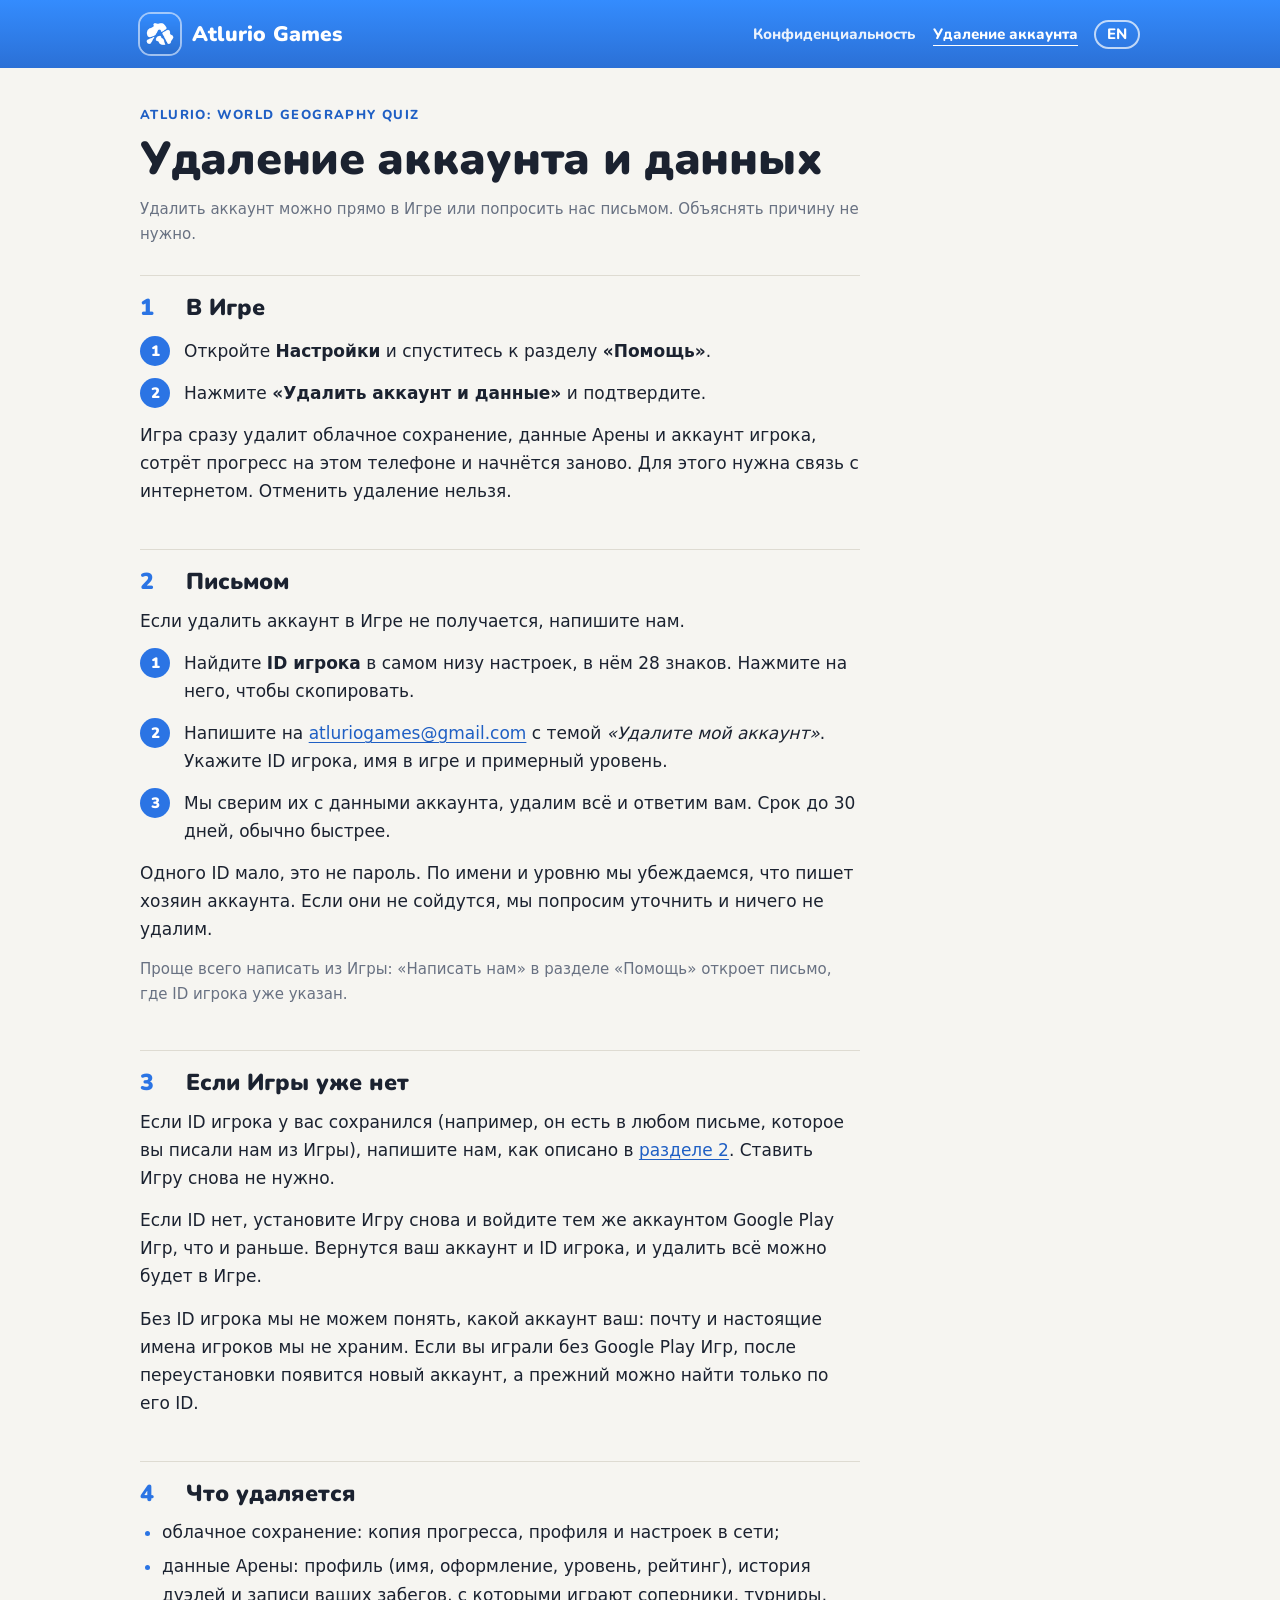
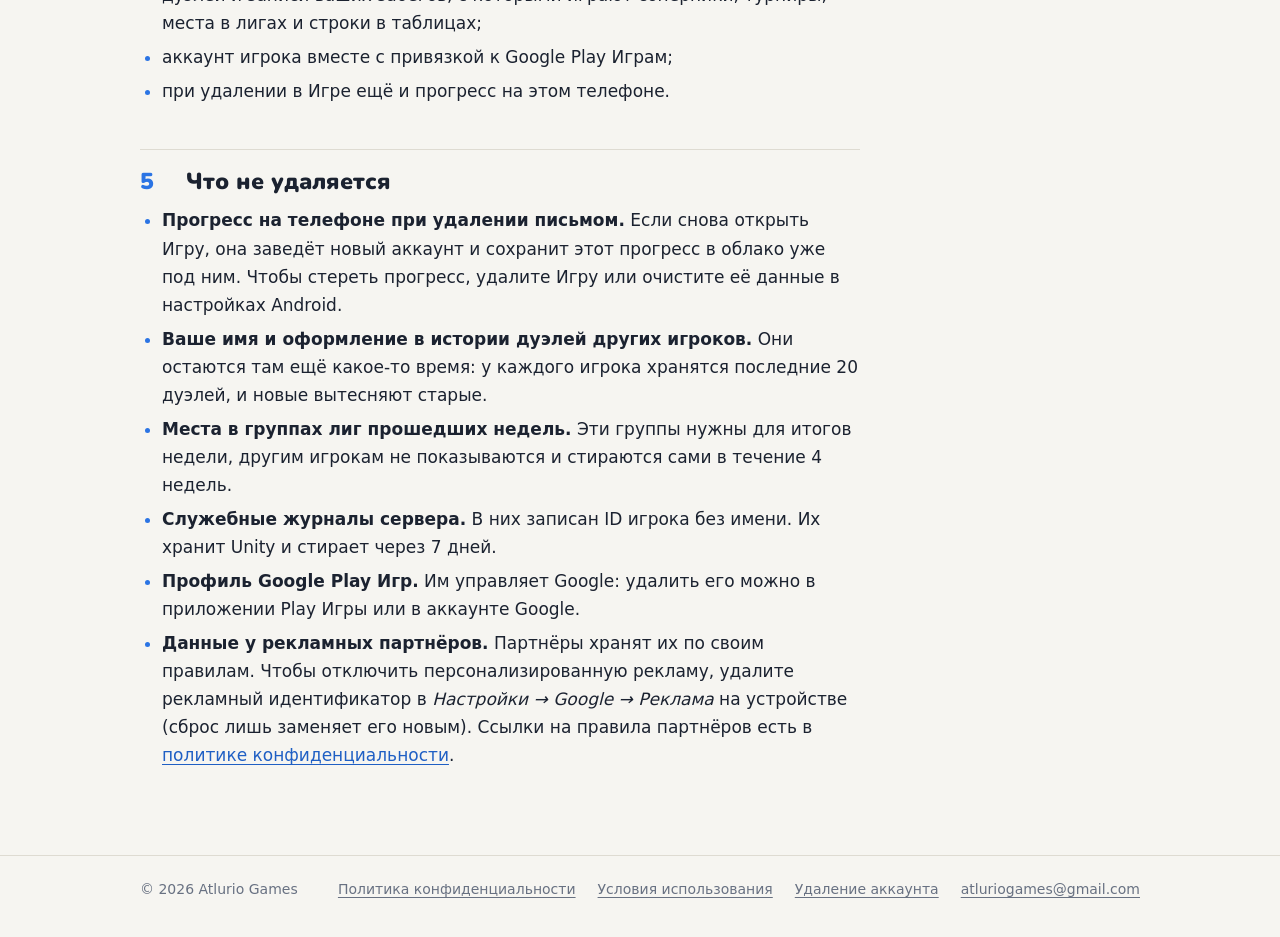
<file: ru/delete-account/index.html>
<!doctype html>
<html lang="ru">
<head>
<meta charset="utf-8">
<meta name="viewport" content="width=device-width, initial-scale=1">
<title>Удаление аккаунта и данных | Atlurio Games</title>
<meta name="description" content="Как удалить аккаунт и данные игры Atlurio: World Geography Quiz прямо в Игре или письмом.">
<meta name="theme-color" content="#2f80ee">
<link rel="icon" href="/favicon.ico" sizes="any">
<link rel="icon" type="image/png" sizes="192x192" href="/img/icon-192.png">
<link rel="apple-touch-icon" href="/img/apple-touch-icon.png">
<link rel="preload" href="/fonts/Nunito-Black.woff2" as="font" type="font/woff2" crossorigin>
<link rel="stylesheet" href="/style.css">
</head>
<body>
<header class="band"><div class="inner">
  <a class="brand" href="/ru/"><img src="/img/icon-64.png" alt="" width="40" height="40"><span>Atlurio Games</span></a>
  <nav><a href="/ru/privacy/">Конфиденциальность</a><a href="/ru/delete-account/" aria-current="page">Удаление аккаунта</a></nav><a class="lang" href="/delete-account/" hreflang="en" lang="en">EN</a>
</div></header>
<main>
  <div class="doc-head">
    <p class="kicker">Atlurio: World Geography Quiz</p>
    <h1>Удаление аккаунта и данных</h1>
    <p class="meta">Удалить аккаунт можно прямо в Игре или попросить нас письмом. Объяснять причину не нужно.</p>
  </div>
  <article class="single">
    <h2 id="in-game"><span class="n">1</span>В Игре</h2>
    <ol class="steps">
      <li>Откройте <strong>Настройки</strong> и спуститесь к разделу <strong>«Помощь»</strong>.</li>
      <li>Нажмите <strong>«Удалить аккаунт и данные»</strong> и подтвердите.</li>
    </ol>
    <p>Игра сразу удалит облачное сохранение, данные Арены и аккаунт игрока, сотрёт прогресс на этом телефоне и начнётся заново. Для этого нужна связь с интернетом. Отменить удаление нельзя.</p>

    <h2 id="email"><span class="n">2</span>Письмом</h2>
    <p>Если удалить аккаунт в Игре не получается, напишите нам.</p>
    <ol class="steps">
      <li>Найдите <strong>ID игрока</strong> в самом низу настроек, в нём 28 знаков. Нажмите на него, чтобы скопировать.</li>
      <li>Напишите на <a href="mailto:atluriogames@gmail.com?subject=%D0%A3%D0%B4%D0%B0%D0%BB%D0%B8%D1%82%D0%B5%20%D0%BC%D0%BE%D0%B9%20%D0%B0%D0%BA%D0%BA%D0%B0%D1%83%D0%BD%D1%82&amp;body=ID%20%D0%B8%D0%B3%D1%80%D0%BE%D0%BA%D0%B0%3A%20%0D%0A%D0%98%D0%BC%D1%8F%20%D0%B2%20%D0%B8%D0%B3%D1%80%D0%B5%3A%20%0D%0A%D0%9F%D1%80%D0%B8%D0%BC%D0%B5%D1%80%D0%BD%D1%8B%D0%B9%20%D1%83%D1%80%D0%BE%D0%B2%D0%B5%D0%BD%D1%8C%3A%20%0D%0A">atluriogames@gmail.com</a> с темой <em>«Удалите мой аккаунт»</em>. Укажите ID игрока, имя в игре и примерный уровень.</li>
      <li>Мы сверим их с данными аккаунта, удалим всё и ответим вам. Срок до 30 дней, обычно быстрее.</li>
    </ol>
    <p>Одного ID мало, это не пароль. По имени и уровню мы убеждаемся, что пишет хозяин аккаунта. Если они не сойдутся, мы попросим уточнить и ничего не удалим.</p>
    <p class="note">Проще всего написать из Игры: «Написать нам» в разделе «Помощь» откроет письмо, где ID игрока уже указан.</p>

    <h2 id="no-game"><span class="n">3</span>Если Игры уже нет</h2>
    <p>Если ID игрока у вас сохранился (например, он есть в любом письме, которое вы писали нам из Игры), напишите нам, как описано в <a href="#email">разделе 2</a>. Ставить Игру снова не нужно.</p>
    <p>Если ID нет, установите Игру снова и войдите тем же аккаунтом Google Play Игр, что и раньше. Вернутся ваш аккаунт и ID игрока, и удалить всё можно будет в Игре.</p>
    <p>Без ID игрока мы не можем понять, какой аккаунт ваш: почту и настоящие имена игроков мы не храним. Если вы играли без Google Play Игр, после переустановки появится новый аккаунт, а прежний можно найти только по его ID.</p>

    <h2 id="deleted"><span class="n">4</span>Что удаляется</h2>
    <ul>
      <li>облачное сохранение: копия прогресса, профиля и настроек в сети;</li>
      <li>данные Арены: профиль (имя, оформление, уровень, рейтинг), история дуэлей и записи ваших забегов, с которыми играют соперники, турниры, места в лигах и строки в таблицах;</li>
      <li>аккаунт игрока вместе с привязкой к Google Play Играм;</li>
      <li>при удалении в Игре ещё и прогресс на этом телефоне.</li>
    </ul>

    <h2 id="kept"><span class="n">5</span>Что не удаляется</h2>
    <ul>
      <li><strong>Прогресс на телефоне при удалении письмом.</strong> Если снова открыть Игру, она заведёт новый аккаунт и сохранит этот прогресс в облако уже под ним. Чтобы стереть прогресс, удалите Игру или очистите её данные в настройках Android.</li>
      <li><strong>Ваше имя и оформление в истории дуэлей других игроков.</strong> Они остаются там ещё какое-то время: у каждого игрока хранятся последние 20 дуэлей, и новые вытесняют старые.</li>
      <li><strong>Места в группах лиг прошедших недель.</strong> Эти группы нужны для итогов недели, другим игрокам не показываются и стираются сами в течение 4 недель.</li>
      <li><strong>Служебные журналы сервера.</strong> В них записан ID игрока без имени. Их хранит Unity и стирает через 7 дней.</li>
      <li><strong>Профиль Google Play Игр.</strong> Им управляет Google: удалить его можно в приложении Play Игры или в аккаунте Google.</li>
      <li><strong>Данные у рекламных партнёров.</strong> Партнёры хранят их по своим правилам. Чтобы отключить персонализированную рекламу, удалите рекламный идентификатор в <em>Настройки → Google → Реклама</em> на устройстве (сброс лишь заменяет его новым). Ссылки на правила партнёров есть в <a href="/ru/privacy/#ads">политике конфиденциальности</a>.</li>
    </ul>
  </article>
</main>
<footer class="site"><div class="inner">
  <span>© 2026 Atlurio Games</span>
  <a href="/ru/privacy/">Политика конфиденциальности</a>
  <a href="/ru/terms/">Условия использования</a>
  <a href="/ru/delete-account/">Удаление аккаунта</a>
  <a href="mailto:atluriogames@gmail.com">atluriogames@gmail.com</a>
</div></footer>
</body>
</html>
</file>
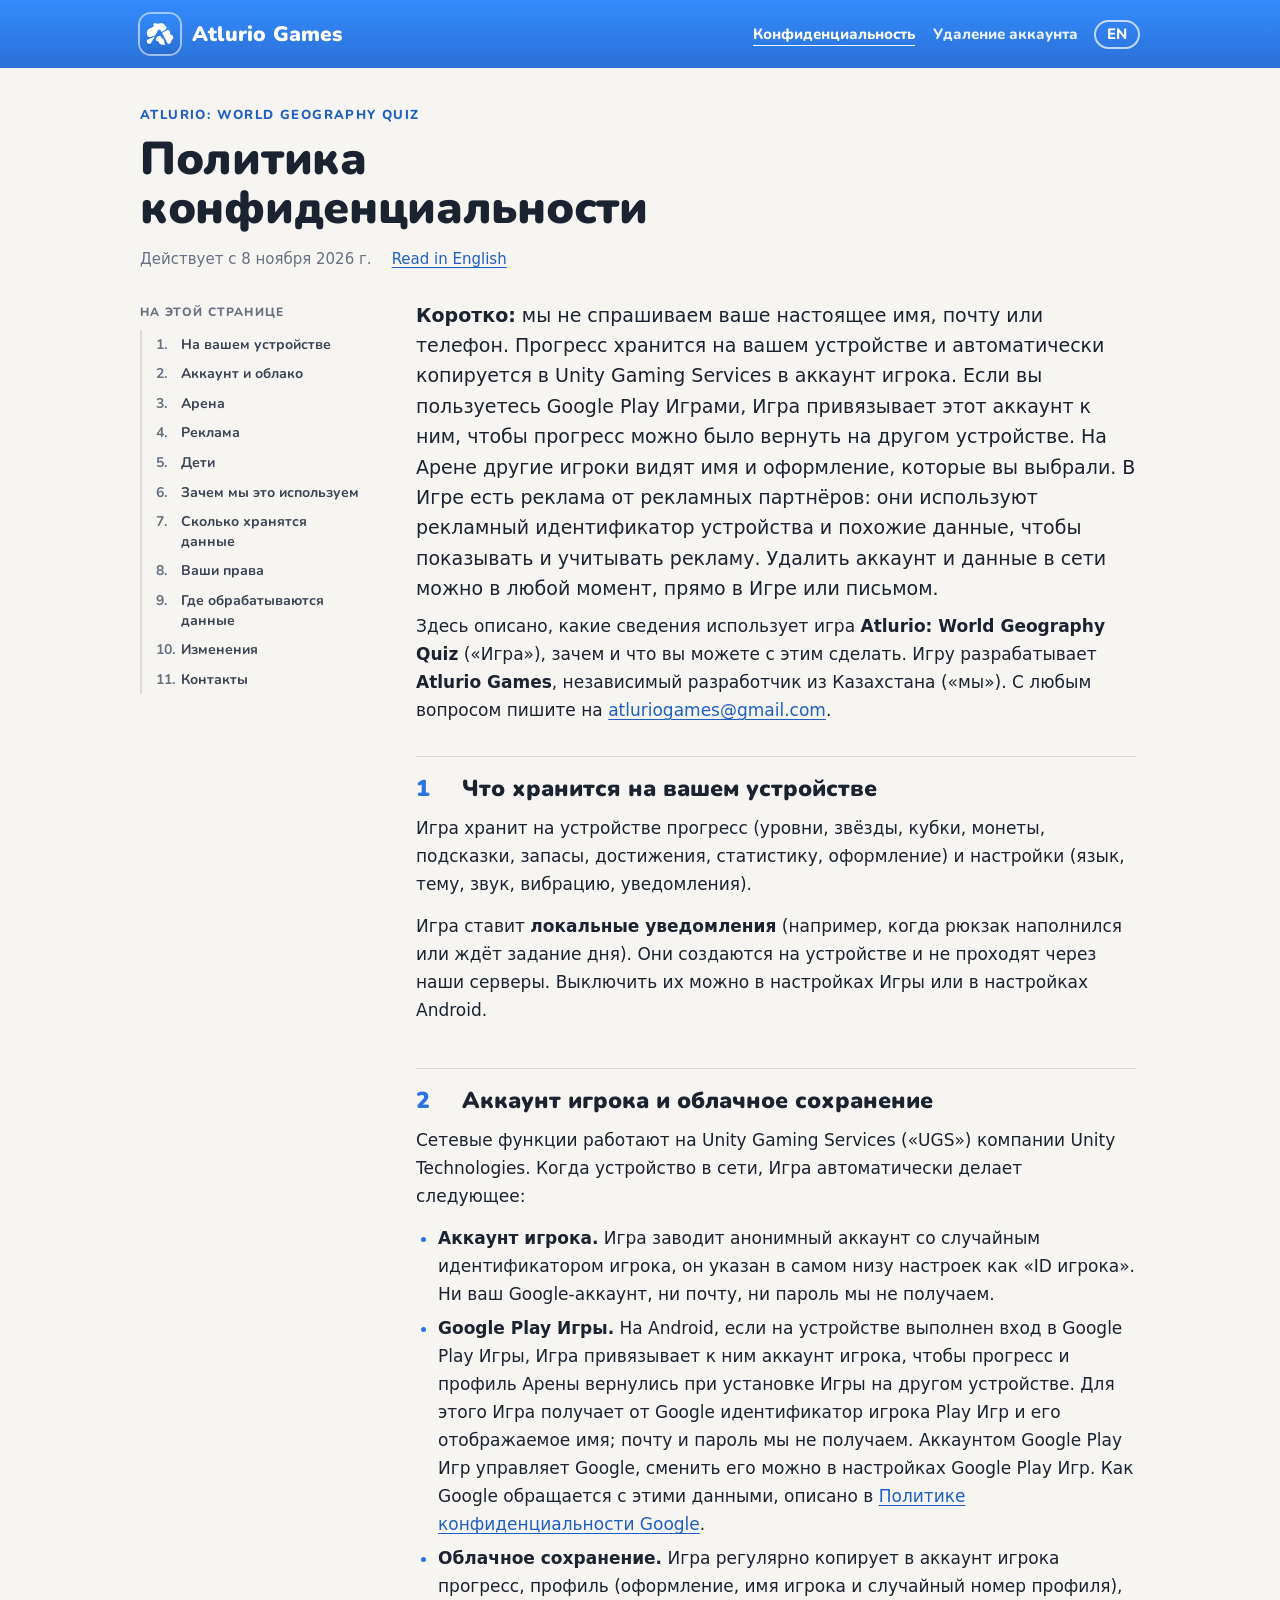
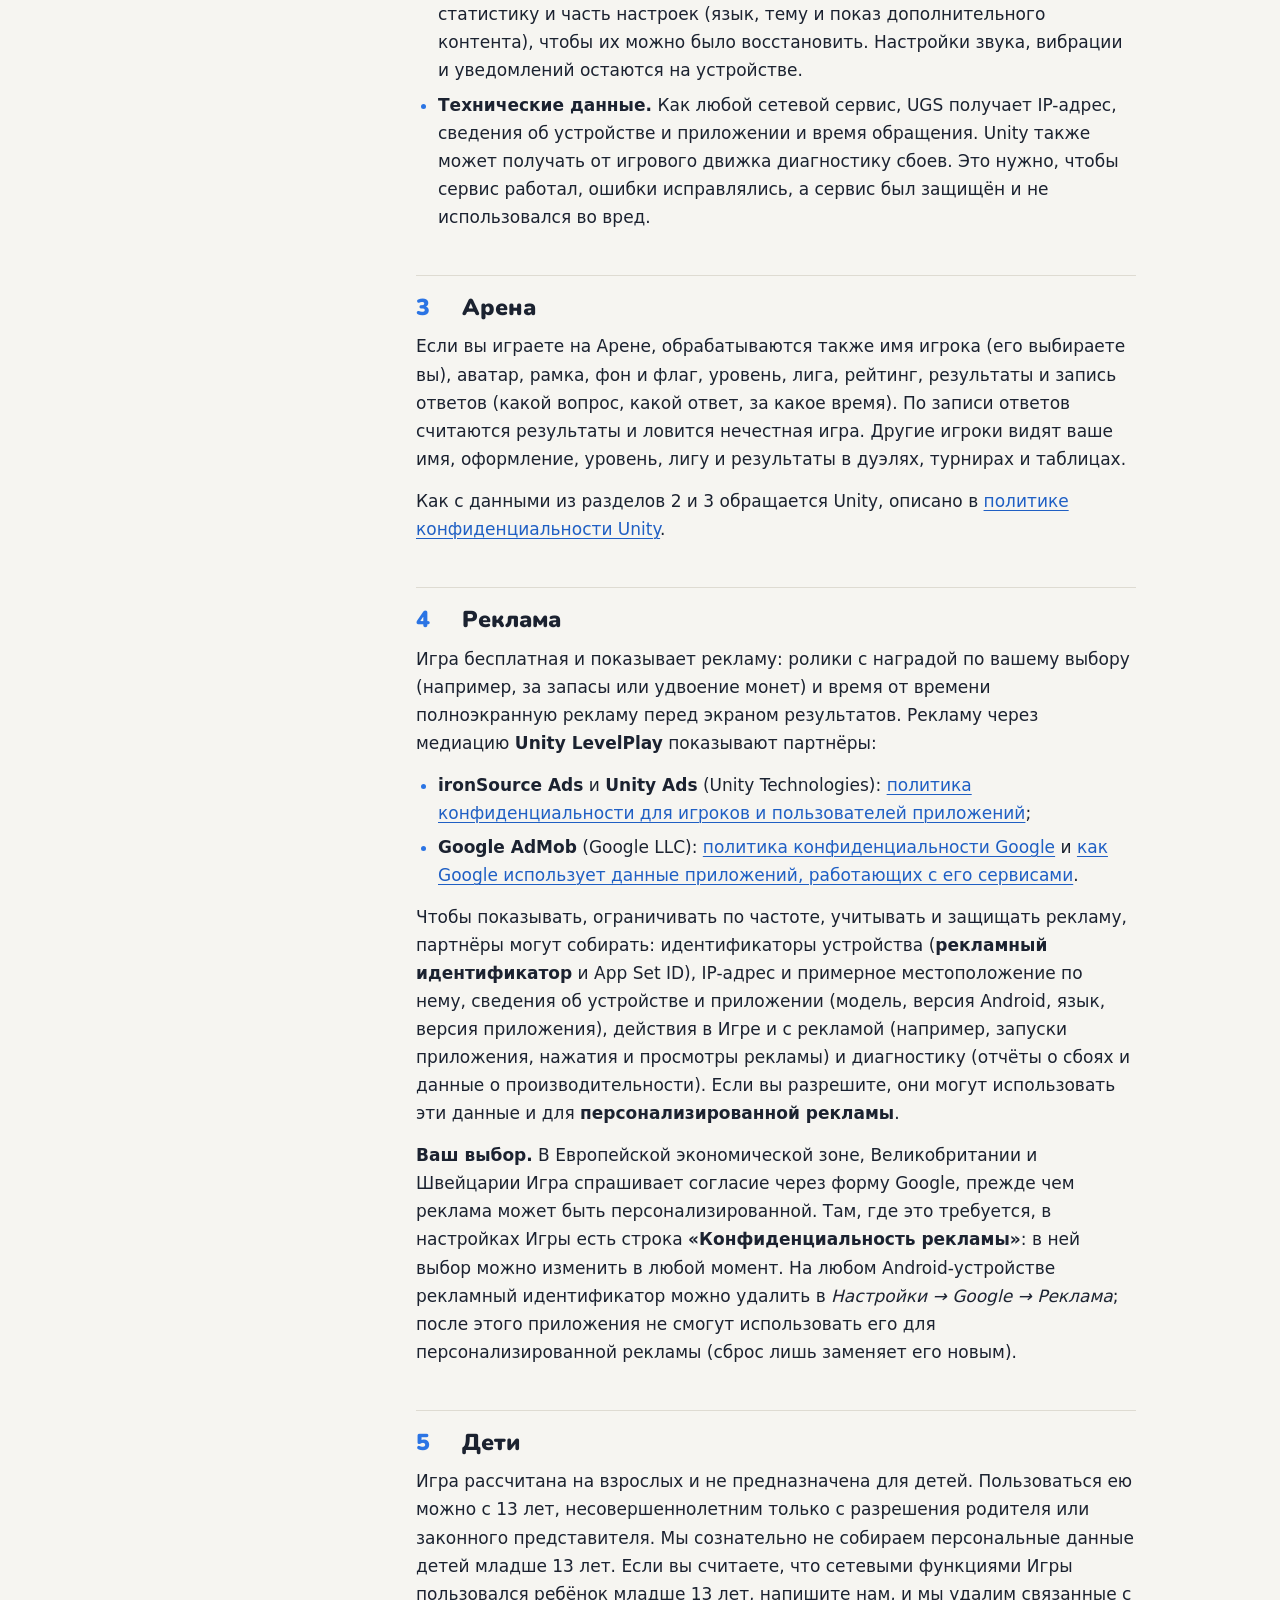
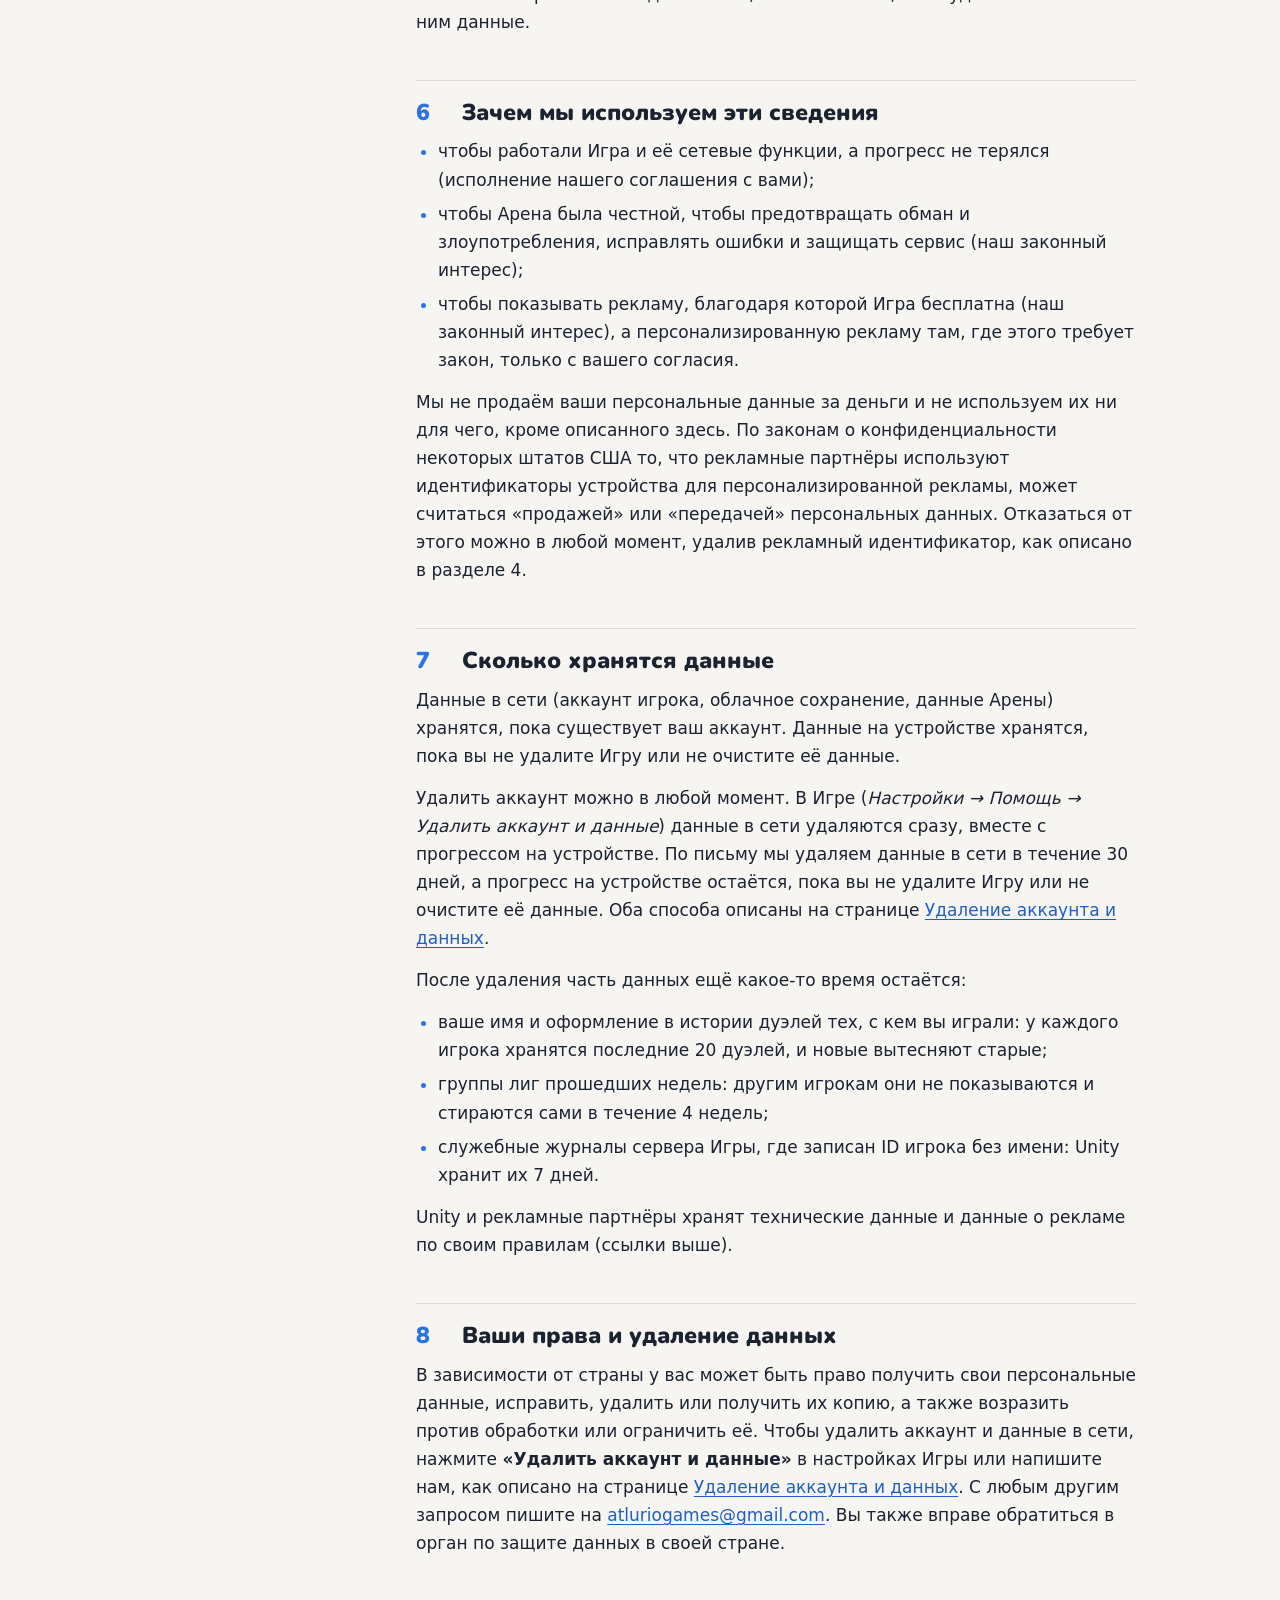
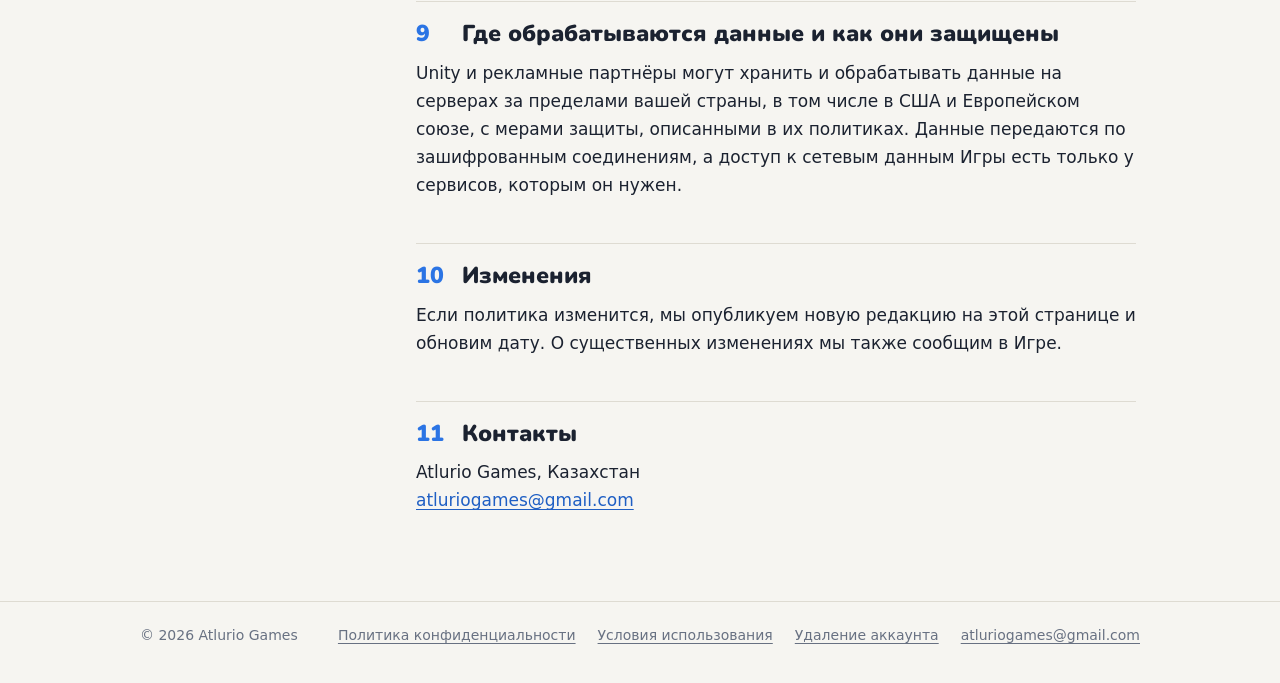
<file: ru/privacy/index.html>
<!doctype html>
<html lang="ru">
<head>
<meta charset="utf-8">
<meta name="viewport" content="width=device-width, initial-scale=1">
<title>Политика конфиденциальности | Atlurio Games</title>
<meta name="description" content="Политика конфиденциальности игры Atlurio: World Geography Quiz.">
<meta name="theme-color" content="#2f80ee">
<link rel="icon" href="/favicon.ico" sizes="any">
<link rel="icon" type="image/png" sizes="192x192" href="/img/icon-192.png">
<link rel="apple-touch-icon" href="/img/apple-touch-icon.png">
<link rel="preload" href="/fonts/Nunito-Black.woff2" as="font" type="font/woff2" crossorigin>
<link rel="stylesheet" href="/style.css">
</head>
<body>
<header class="band"><div class="inner">
  <a class="brand" href="/ru/"><img src="/img/icon-64.png" alt="" width="40" height="40"><span>Atlurio Games</span></a>
  <nav><a href="/ru/privacy/" aria-current="page">Конфиденциальность</a><a href="/ru/delete-account/">Удаление аккаунта</a></nav><a class="lang" href="/privacy/" hreflang="en" lang="en">EN</a>
</div></header>
<main>
  <div class="doc-head">
    <p class="kicker">Atlurio: World Geography Quiz</p>
    <h1>Политика конфиденциальности</h1>
    <p class="meta"><span>Действует с 8 ноября 2026 г.</span><a href="/privacy/" hreflang="en" lang="en">Read in English</a></p>
  </div>
  <div class="doc">
    <nav class="toc" aria-label="Содержание">
      <p>На этой странице</p>
      <ol>
        <li><a href="#device">На вашем устройстве</a></li>
        <li><a href="#account">Аккаунт и облако</a></li>
        <li><a href="#arena">Арена</a></li>
        <li><a href="#ads">Реклама</a></li>
        <li><a href="#children">Дети</a></li>
        <li><a href="#why">Зачем мы это используем</a></li>
        <li><a href="#retention">Сколько хранятся данные</a></li>
        <li><a href="#rights">Ваши права</a></li>
        <li><a href="#where">Где обрабатываются данные</a></li>
        <li><a href="#changes">Изменения</a></li>
        <li><a href="#contact">Контакты</a></li>
      </ol>
    </nav>
    <article>
      <p class="lead"><strong>Коротко:</strong> мы не спрашиваем ваше настоящее имя, почту или телефон. Прогресс хранится на вашем устройстве и автоматически копируется в Unity Gaming Services в аккаунт игрока. Если вы пользуетесь Google Play Играми, Игра привязывает этот аккаунт к ним, чтобы прогресс можно было вернуть на другом устройстве. На Арене другие игроки видят имя и оформление, которые вы выбрали. В Игре есть реклама от рекламных партнёров: они используют рекламный идентификатор устройства и похожие данные, чтобы показывать и учитывать рекламу. Удалить аккаунт и данные в сети можно в любой момент, прямо в Игре или письмом.</p>
      <p>Здесь описано, какие сведения использует игра <strong>Atlurio: World Geography Quiz</strong> («Игра»), зачем и что вы можете с этим сделать. Игру разрабатывает <strong>Atlurio Games</strong>, независимый разработчик из Казахстана («мы»). С любым вопросом пишите на <a href="mailto:atluriogames@gmail.com">atluriogames@gmail.com</a>.</p>

      <h2 id="device"><span class="n">1</span>Что хранится на вашем устройстве</h2>
      <p>Игра хранит на устройстве прогресс (уровни, звёзды, кубки, монеты, подсказки, запасы, достижения, статистику, оформление) и настройки (язык, тему, звук, вибрацию, уведомления).</p>
      <p>Игра ставит <strong>локальные уведомления</strong> (например, когда рюкзак наполнился или ждёт задание дня). Они создаются на устройстве и не проходят через наши серверы. Выключить их можно в настройках Игры или в настройках Android.</p>

      <h2 id="account"><span class="n">2</span>Аккаунт игрока и облачное сохранение</h2>
      <p>Сетевые функции работают на Unity Gaming Services («UGS») компании Unity Technologies. Когда устройство в сети, Игра автоматически делает следующее:</p>
      <ul>
        <li><strong>Аккаунт игрока.</strong> Игра заводит анонимный аккаунт со случайным идентификатором игрока, он указан в самом низу настроек как «ID игрока». Ни ваш Google-аккаунт, ни почту, ни пароль мы не получаем.</li>
        <li><strong>Google Play Игры.</strong> На Android, если на устройстве выполнен вход в Google Play Игры, Игра привязывает к ним аккаунт игрока, чтобы прогресс и профиль Арены вернулись при установке Игры на другом устройстве. Для этого Игра получает от Google идентификатор игрока Play Игр и его отображаемое имя; почту и пароль мы не получаем. Аккаунтом Google Play Игр управляет Google, сменить его можно в настройках Google Play Игр. Как Google обращается с этими данными, описано в <a href="https://policies.google.com/privacy?hl=ru">Политике конфиденциальности Google</a>.</li>
        <li><strong>Облачное сохранение.</strong> Игра регулярно копирует в аккаунт игрока прогресс, профиль (оформление, имя игрока и случайный номер профиля), статистику и часть настроек (язык, тему и показ дополнительного контента), чтобы их можно было восстановить. Настройки звука, вибрации и уведомлений остаются на устройстве.</li>
        <li><strong>Технические данные.</strong> Как любой сетевой сервис, UGS получает IP-адрес, сведения об устройстве и приложении и время обращения. Unity также может получать от игрового движка диагностику сбоев. Это нужно, чтобы сервис работал, ошибки исправлялись, а сервис был защищён и не использовался во вред.</li>
      </ul>

      <h2 id="arena"><span class="n">3</span>Арена</h2>
      <p>Если вы играете на Арене, обрабатываются также имя игрока (его выбираете вы), аватар, рамка, фон и флаг, уровень, лига, рейтинг, результаты и запись ответов (какой вопрос, какой ответ, за какое время). По записи ответов считаются результаты и ловится нечестная игра. Другие игроки видят ваше имя, оформление, уровень, лигу и результаты в дуэлях, турнирах и таблицах.</p>
      <p>Как с данными из разделов 2 и 3 обращается Unity, описано в <a href="https://unity.com/legal/privacy-policy">политике конфиденциальности Unity</a>.</p>

      <h2 id="ads"><span class="n">4</span>Реклама</h2>
      <p>Игра бесплатная и показывает рекламу: ролики с наградой по вашему выбору (например, за запасы или удвоение монет) и время от времени полноэкранную рекламу перед экраном результатов. Рекламу через медиацию <strong>Unity LevelPlay</strong> показывают партнёры:</p>
      <ul>
        <li><strong>ironSource Ads</strong> и <strong>Unity Ads</strong> (Unity Technologies): <a href="https://unity.com/legal/game-player-and-app-user-privacy-policy">политика конфиденциальности для игроков и пользователей приложений</a>;</li>
        <li><strong>Google AdMob</strong> (Google LLC): <a href="https://policies.google.com/privacy?hl=ru">политика конфиденциальности Google</a> и <a href="https://policies.google.com/technologies/partner-sites?hl=ru">как Google использует данные приложений, работающих с его сервисами</a>.</li>
      </ul>
      <p>Чтобы показывать, ограничивать по частоте, учитывать и защищать рекламу, партнёры могут собирать: идентификаторы устройства (<strong>рекламный идентификатор</strong> и App Set ID), IP-адрес и примерное местоположение по нему, сведения об устройстве и приложении (модель, версия Android, язык, версия приложения), действия в Игре и с рекламой (например, запуски приложения, нажатия и просмотры рекламы) и диагностику (отчёты о сбоях и данные о производительности). Если вы разрешите, они могут использовать эти данные и для <strong>персонализированной рекламы</strong>.</p>
      <p><strong>Ваш выбор.</strong> В Европейской экономической зоне, Великобритании и Швейцарии Игра спрашивает согласие через форму Google, прежде чем реклама может быть персонализированной. Там, где это требуется, в настройках Игры есть строка <strong>«Конфиденциальность рекламы»</strong>: в ней выбор можно изменить в любой момент. На любом Android-устройстве рекламный идентификатор можно удалить в <em>Настройки → Google → Реклама</em>; после этого приложения не смогут использовать его для персонализированной рекламы (сброс лишь заменяет его новым).</p>

      <h2 id="children"><span class="n">5</span>Дети</h2>
      <p>Игра рассчитана на взрослых и не предназначена для детей. Пользоваться ею можно с 13 лет, несовершеннолетним только с разрешения родителя или законного представителя. Мы сознательно не собираем персональные данные детей младше 13 лет. Если вы считаете, что сетевыми функциями Игры пользовался ребёнок младше 13 лет, напишите нам, и мы удалим связанные с ним данные.</p>

      <h2 id="why"><span class="n">6</span>Зачем мы используем эти сведения</h2>
      <ul>
        <li>чтобы работали Игра и её сетевые функции, а прогресс не терялся (исполнение нашего соглашения с вами);</li>
        <li>чтобы Арена была честной, чтобы предотвращать обман и злоупотребления, исправлять ошибки и защищать сервис (наш законный интерес);</li>
        <li>чтобы показывать рекламу, благодаря которой Игра бесплатна (наш законный интерес), а персонализированную рекламу там, где этого требует закон, только с вашего согласия.</li>
      </ul>
      <p>Мы не продаём ваши персональные данные за деньги и не используем их ни для чего, кроме описанного здесь. По законам о конфиденциальности некоторых штатов США то, что рекламные партнёры используют идентификаторы устройства для персонализированной рекламы, может считаться «продажей» или «передачей» персональных данных. Отказаться от этого можно в любой момент, удалив рекламный идентификатор, как описано в разделе 4.</p>

      <h2 id="retention"><span class="n">7</span>Сколько хранятся данные</h2>
      <p>Данные в сети (аккаунт игрока, облачное сохранение, данные Арены) хранятся, пока существует ваш аккаунт. Данные на устройстве хранятся, пока вы не удалите Игру или не очистите её данные.</p>
      <p>Удалить аккаунт можно в любой момент. В Игре (<em>Настройки → Помощь → Удалить аккаунт и данные</em>) данные в сети удаляются сразу, вместе с прогрессом на устройстве. По письму мы удаляем данные в сети в течение 30 дней, а прогресс на устройстве остаётся, пока вы не удалите Игру или не очистите её данные. Оба способа описаны на странице <a href="/ru/delete-account/">Удаление аккаунта и данных</a>.</p>
      <p>После удаления часть данных ещё какое-то время остаётся:</p>
      <ul>
        <li>ваше имя и оформление в истории дуэлей тех, с кем вы играли: у каждого игрока хранятся последние 20 дуэлей, и новые вытесняют старые;</li>
        <li>группы лиг прошедших недель: другим игрокам они не показываются и стираются сами в течение 4 недель;</li>
        <li>служебные журналы сервера Игры, где записан ID игрока без имени: Unity хранит их 7 дней.</li>
      </ul>
      <p>Unity и рекламные партнёры хранят технические данные и данные о рекламе по своим правилам (ссылки выше).</p>

      <h2 id="rights"><span class="n">8</span>Ваши права и удаление данных</h2>
      <p>В зависимости от страны у вас может быть право получить свои персональные данные, исправить, удалить или получить их копию, а также возразить против обработки или ограничить её. Чтобы удалить аккаунт и данные в сети, нажмите <strong>«Удалить аккаунт и данные»</strong> в настройках Игры или напишите нам, как описано на странице <a href="/ru/delete-account/">Удаление аккаунта и данных</a>. С любым другим запросом пишите на <a href="mailto:atluriogames@gmail.com">atluriogames@gmail.com</a>. Вы также вправе обратиться в орган по защите данных в своей стране.</p>

      <h2 id="where"><span class="n">9</span>Где обрабатываются данные и как они защищены</h2>
      <p>Unity и рекламные партнёры могут хранить и обрабатывать данные на серверах за пределами вашей страны, в том числе в США и Европейском союзе, с мерами защиты, описанными в их политиках. Данные передаются по зашифрованным соединениям, а доступ к сетевым данным Игры есть только у сервисов, которым он нужен.</p>

      <h2 id="changes"><span class="n">10</span>Изменения</h2>
      <p>Если политика изменится, мы опубликуем новую редакцию на этой странице и обновим дату. О существенных изменениях мы также сообщим в Игре.</p>

      <h2 id="contact"><span class="n">11</span>Контакты</h2>
      <p>Atlurio Games, Казахстан<br><a href="mailto:atluriogames@gmail.com">atluriogames@gmail.com</a></p>
    </article>
  </div>
</main>
<footer class="site"><div class="inner">
  <span>© 2026 Atlurio Games</span>
  <a href="/ru/privacy/">Политика конфиденциальности</a>
  <a href="/ru/terms/">Условия использования</a>
  <a href="/ru/delete-account/">Удаление аккаунта</a>
  <a href="mailto:atluriogames@gmail.com">atluriogames@gmail.com</a>
</div></footer>
</body>
</html>
</file>
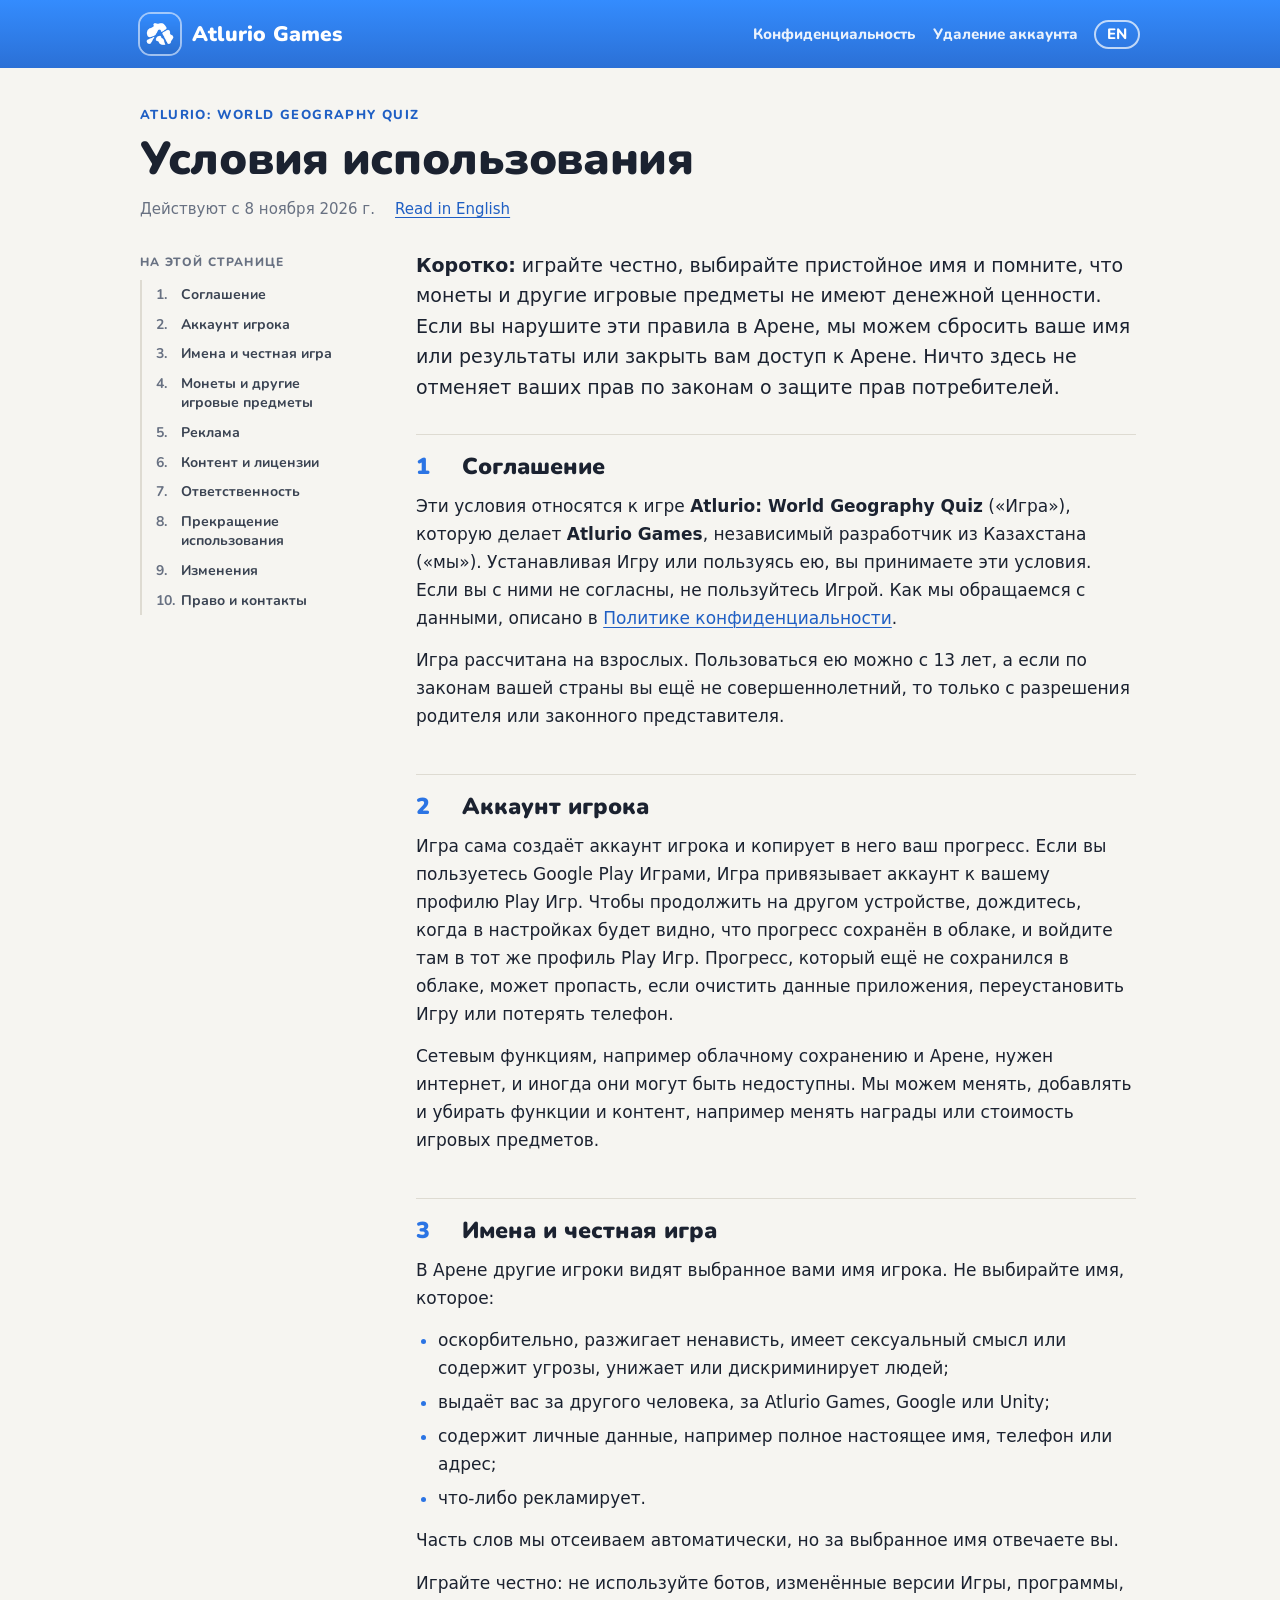
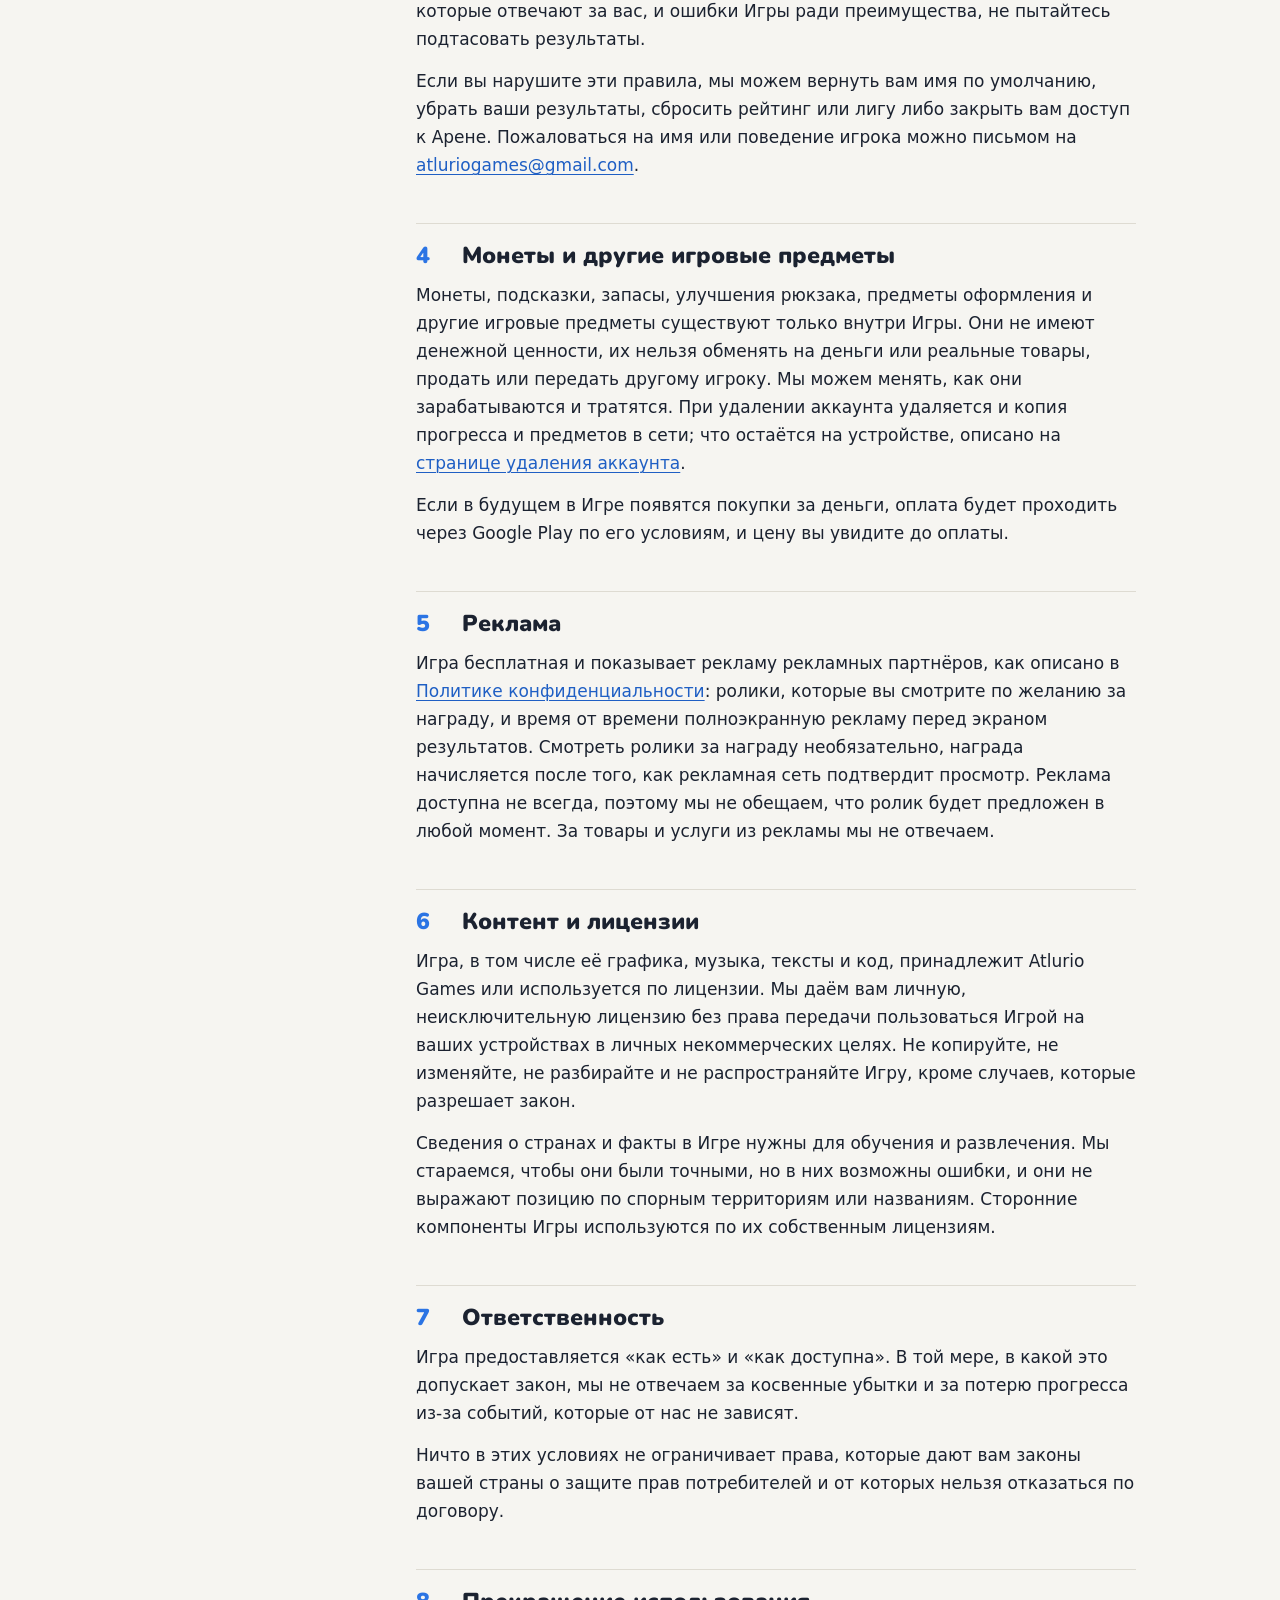
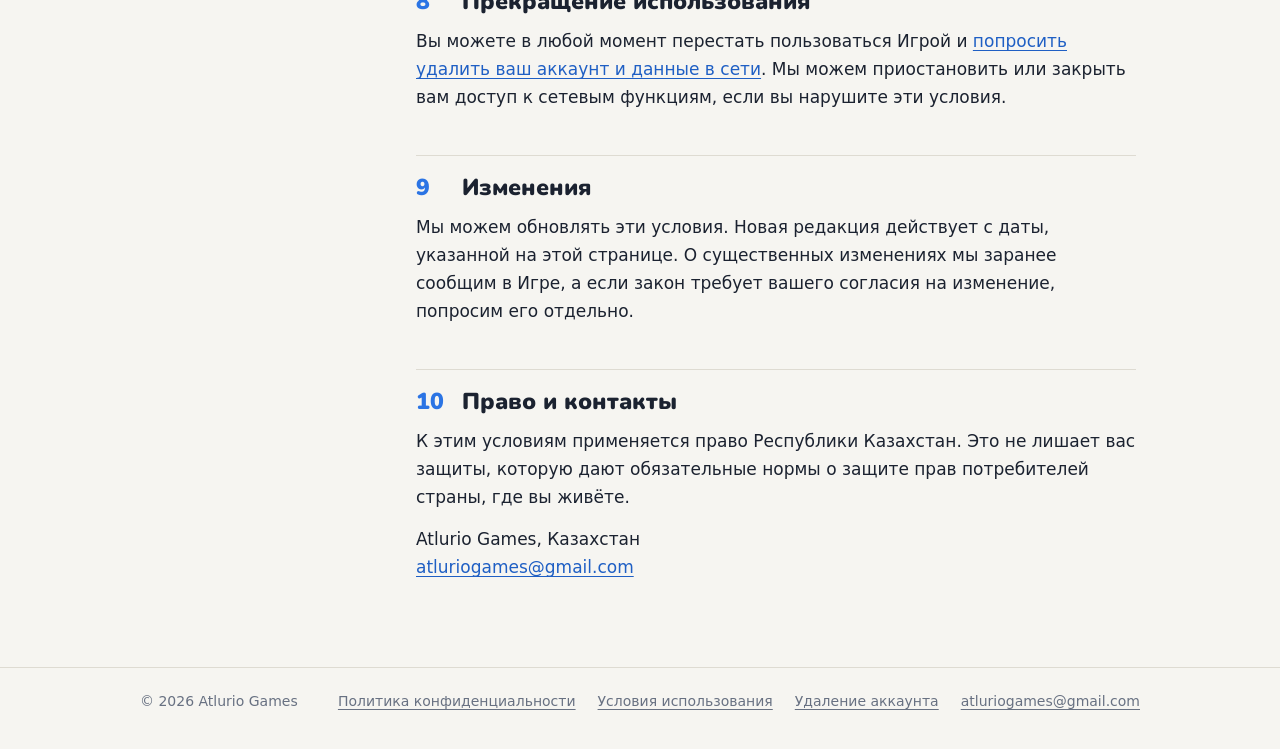
<file: ru/terms/index.html>
<!doctype html>
<html lang="ru">
<head>
<meta charset="utf-8">
<meta name="viewport" content="width=device-width, initial-scale=1">
<title>Условия использования | Atlurio Games</title>
<meta name="description" content="Условия использования игры Atlurio: World Geography Quiz.">
<meta name="theme-color" content="#2f80ee">
<link rel="icon" href="/favicon.ico" sizes="any">
<link rel="icon" type="image/png" sizes="192x192" href="/img/icon-192.png">
<link rel="apple-touch-icon" href="/img/apple-touch-icon.png">
<link rel="preload" href="/fonts/Nunito-Black.woff2" as="font" type="font/woff2" crossorigin>
<link rel="stylesheet" href="/style.css">
</head>
<body>
<header class="band"><div class="inner">
  <a class="brand" href="/ru/"><img src="/img/icon-64.png" alt="" width="40" height="40"><span>Atlurio Games</span></a>
  <nav><a href="/ru/privacy/">Конфиденциальность</a><a href="/ru/delete-account/">Удаление аккаунта</a></nav><a class="lang" href="/terms/" hreflang="en" lang="en">EN</a>
</div></header>
<main>
  <div class="doc-head">
    <p class="kicker">Atlurio: World Geography Quiz</p>
    <h1>Условия использования</h1>
    <p class="meta"><span>Действуют с 8 ноября 2026 г.</span><a href="/terms/" hreflang="en" lang="en">Read in English</a></p>
  </div>
  <div class="doc">
    <nav class="toc" aria-label="Содержание">
      <p>На этой странице</p>
      <ol>
        <li><a href="#agreement">Соглашение</a></li>
        <li><a href="#account">Аккаунт игрока</a></li>
        <li><a href="#arena">Имена и честная игра</a></li>
        <li><a href="#items">Монеты и другие игровые предметы</a></li>
        <li><a href="#ads">Реклама</a></li>
        <li><a href="#content">Контент и лицензии</a></li>
        <li><a href="#liability">Ответственность</a></li>
        <li><a href="#ending">Прекращение использования</a></li>
        <li><a href="#changes">Изменения</a></li>
        <li><a href="#law">Право и контакты</a></li>
      </ol>
    </nav>
    <article>
      <p class="lead"><strong>Коротко:</strong> играйте честно, выбирайте пристойное имя и помните, что монеты и другие игровые предметы не имеют денежной ценности. Если вы нарушите эти правила в Арене, мы можем сбросить ваше имя или результаты или закрыть вам доступ к Арене. Ничто здесь не отменяет ваших прав по законам о защите прав потребителей.</p>

      <h2 id="agreement"><span class="n">1</span>Соглашение</h2>
      <p>Эти условия относятся к игре <strong>Atlurio: World Geography Quiz</strong> («Игра»), которую делает <strong>Atlurio Games</strong>, независимый разработчик из Казахстана («мы»). Устанавливая Игру или пользуясь ею, вы принимаете эти условия. Если вы с ними не согласны, не пользуйтесь Игрой. Как мы обращаемся с данными, описано в <a href="/ru/privacy/">Политике конфиденциальности</a>.</p>
      <p>Игра рассчитана на взрослых. Пользоваться ею можно с 13 лет, а если по законам вашей страны вы ещё не совершеннолетний, то только с разрешения родителя или законного представителя.</p>

      <h2 id="account"><span class="n">2</span>Аккаунт игрока</h2>
      <p>Игра сама создаёт аккаунт игрока и копирует в него ваш прогресс. Если вы пользуетесь Google Play Играми, Игра привязывает аккаунт к вашему профилю Play Игр. Чтобы продолжить на другом устройстве, дождитесь, когда в настройках будет видно, что прогресс сохранён в облаке, и войдите там в тот же профиль Play Игр. Прогресс, который ещё не сохранился в облаке, может пропасть, если очистить данные приложения, переустановить Игру или потерять телефон.</p>
      <p>Сетевым функциям, например облачному сохранению и Арене, нужен интернет, и иногда они могут быть недоступны. Мы можем менять, добавлять и убирать функции и контент, например менять награды или стоимость игровых предметов.</p>

      <h2 id="arena"><span class="n">3</span>Имена и честная игра</h2>
      <p>В Арене другие игроки видят выбранное вами имя игрока. Не выбирайте имя, которое:</p>
      <ul>
        <li>оскорбительно, разжигает ненависть, имеет сексуальный смысл или содержит угрозы, унижает или дискриминирует людей;</li>
        <li>выдаёт вас за другого человека, за Atlurio Games, Google или Unity;</li>
        <li>содержит личные данные, например полное настоящее имя, телефон или адрес;</li>
        <li>что-либо рекламирует.</li>
      </ul>
      <p>Часть слов мы отсеиваем автоматически, но за выбранное имя отвечаете вы.</p>
      <p>Играйте честно: не используйте ботов, изменённые версии Игры, программы, которые отвечают за вас, и ошибки Игры ради преимущества, не пытайтесь подтасовать результаты.</p>
      <p>Если вы нарушите эти правила, мы можем вернуть вам имя по умолчанию, убрать ваши результаты, сбросить рейтинг или лигу либо закрыть вам доступ к Арене. Пожаловаться на имя или поведение игрока можно письмом на <a href="mailto:atluriogames@gmail.com">atluriogames@gmail.com</a>.</p>

      <h2 id="items"><span class="n">4</span>Монеты и другие игровые предметы</h2>
      <p>Монеты, подсказки, запасы, улучшения рюкзака, предметы оформления и другие игровые предметы существуют только внутри Игры. Они не имеют денежной ценности, их нельзя обменять на деньги или реальные товары, продать или передать другому игроку. Мы можем менять, как они зарабатываются и тратятся. При удалении аккаунта удаляется и копия прогресса и предметов в сети; что остаётся на устройстве, описано на <a href="/ru/delete-account/">странице удаления аккаунта</a>.</p>
      <p>Если в будущем в Игре появятся покупки за деньги, оплата будет проходить через Google Play по его условиям, и цену вы увидите до оплаты.</p>

      <h2 id="ads"><span class="n">5</span>Реклама</h2>
      <p>Игра бесплатная и показывает рекламу рекламных партнёров, как описано в <a href="/ru/privacy/#ads">Политике конфиденциальности</a>: ролики, которые вы смотрите по желанию за награду, и время от времени полноэкранную рекламу перед экраном результатов. Смотреть ролики за награду необязательно, награда начисляется после того, как рекламная сеть подтвердит просмотр. Реклама доступна не всегда, поэтому мы не обещаем, что ролик будет предложен в любой момент. За товары и услуги из рекламы мы не отвечаем.</p>

      <h2 id="content"><span class="n">6</span>Контент и лицензии</h2>
      <p>Игра, в том числе её графика, музыка, тексты и код, принадлежит Atlurio Games или используется по лицензии. Мы даём вам личную, неисключительную лицензию без права передачи пользоваться Игрой на ваших устройствах в личных некоммерческих целях. Не копируйте, не изменяйте, не разбирайте и не распространяйте Игру, кроме случаев, которые разрешает закон.</p>
      <p>Сведения о странах и факты в Игре нужны для обучения и развлечения. Мы стараемся, чтобы они были точными, но в них возможны ошибки, и они не выражают позицию по спорным территориям или названиям. Сторонние компоненты Игры используются по их собственным лицензиям.</p>

      <h2 id="liability"><span class="n">7</span>Ответственность</h2>
      <p>Игра предоставляется «как есть» и «как доступна». В той мере, в какой это допускает закон, мы не отвечаем за косвенные убытки и за потерю прогресса из-за событий, которые от нас не зависят.</p>
      <p>Ничто в этих условиях не ограничивает права, которые дают вам законы вашей страны о защите прав потребителей и от которых нельзя отказаться по договору.</p>

      <h2 id="ending"><span class="n">8</span>Прекращение использования</h2>
      <p>Вы можете в любой момент перестать пользоваться Игрой и <a href="/ru/delete-account/">попросить удалить ваш аккаунт и данные в сети</a>. Мы можем приостановить или закрыть вам доступ к сетевым функциям, если вы нарушите эти условия.</p>

      <h2 id="changes"><span class="n">9</span>Изменения</h2>
      <p>Мы можем обновлять эти условия. Новая редакция действует с даты, указанной на этой странице. О существенных изменениях мы заранее сообщим в Игре, а если закон требует вашего согласия на изменение, попросим его отдельно.</p>

      <h2 id="law"><span class="n">10</span>Право и контакты</h2>
      <p>К этим условиям применяется право Республики Казахстан. Это не лишает вас защиты, которую дают обязательные нормы о защите прав потребителей страны, где вы живёте.</p>
      <p>Atlurio Games, Казахстан<br><a href="mailto:atluriogames@gmail.com">atluriogames@gmail.com</a></p>
    </article>
  </div>
</main>
<footer class="site"><div class="inner">
  <span>© 2026 Atlurio Games</span>
  <a href="/ru/privacy/">Политика конфиденциальности</a>
  <a href="/ru/terms/">Условия использования</a>
  <a href="/ru/delete-account/">Удаление аккаунта</a>
  <a href="mailto:atluriogames@gmail.com">atluriogames@gmail.com</a>
</div></footer>
</body>
</html>
</file>
<file: style.css>
/* Atlurio Games site. Brand colours and Nunito come from the game itself. */

@font-face { font-family: "Nunito"; font-weight: 700; font-display: swap; src: url("/fonts/Nunito-Bold.woff2") format("woff2"); }
@font-face { font-family: "Nunito"; font-weight: 800; font-display: swap; src: url("/fonts/Nunito-ExtraBold.woff2") format("woff2"); }
@font-face { font-family: "Nunito"; font-weight: 900; font-display: swap; src: url("/fonts/Nunito-Black.woff2") format("woff2"); }

:root {
  --paper: #f6f5f1;
  --ink: #1b2230;
  --ink-soft: #3a4352;
  --muted: #687182;
  --rule: #dedbd2;
  --brand: #2b74e4;
  --brand-ink: #1f5fc4;
  --band-top: #348cfe;
  --band-bottom: #2b70d6;
  --mark: #fff3c4;
  --body: system-ui, -apple-system, "Segoe UI", Roboto, "Noto Sans", sans-serif;
  --display: "Nunito", system-ui, sans-serif;
}
@media (prefers-color-scheme: dark) {
  :root {
    --paper: #11161e;
    --ink: #e8ecf2;
    --ink-soft: #c9d0db;
    --muted: #96a0b0;
    --rule: #263142;
    --brand: #6ea8ff;
    --brand-ink: #8dbbff;
    --band-top: #2c78e0;
    --band-bottom: #2259b0;
    --mark: #3a3420;
  }
}

* { box-sizing: border-box; }
html { -webkit-text-size-adjust: 100%; scroll-padding-top: 16px; }
body {
  margin: 0;
  background: var(--paper);
  color: var(--ink);
  font: 17px/1.65 var(--body);
}
::selection { background: var(--mark); }
a { color: var(--brand-ink); text-decoration-thickness: 1px; text-underline-offset: 3px; }
a:hover { text-decoration-thickness: 2px; }
:focus-visible { outline: 3px solid var(--brand); outline-offset: 2px; border-radius: 2px; }

/* Top band: the same blue as the game icon. */
.band { background: linear-gradient(180deg, var(--band-top), var(--band-bottom)); color: #fff; }
.band .inner {
  max-width: 1040px; margin: 0 auto; padding: 14px 20px;
  display: flex; align-items: center; gap: 16px; flex-wrap: wrap;
}
.brand { display: flex; align-items: center; gap: 12px; color: #fff; text-decoration: none; margin-right: auto; }
.brand img { width: 40px; height: 40px; border-radius: 11px; box-shadow: 0 0 0 2px rgba(255,255,255,.55); }
.brand span { font: 900 21px/1 var(--display); letter-spacing: .2px; }
.band nav { display: flex; gap: 18px; align-items: center; font: 800 15px/1 var(--display); }
.band nav a { color: #fff; text-decoration: none; opacity: .9; white-space: nowrap; }
.band nav a:hover, .band nav a[aria-current="page"] { opacity: 1; text-decoration: underline; text-underline-offset: 6px; }
/* Language: after the links on wide screens, on the brand row on phones. */
.band .lang { order: 2; font: 800 15px/1 var(--display); color: #fff; text-decoration: none; border: 2px solid rgba(255,255,255,.7); border-radius: 999px; padding: 5px 11px; }
.band .lang:hover { border-color: #fff; }

main { max-width: 1040px; margin: 0 auto; padding: 40px 20px 72px; }

/* Documents: title block, contents, numbered sections. */
.doc-head { max-width: 720px; margin-bottom: 28px; }
.kicker { font: 800 13px/1.2 var(--display); text-transform: uppercase; letter-spacing: 1.4px; color: var(--brand-ink); margin: 0 0 10px; }
h1 { font: 900 clamp(32px, 5vw, 46px)/1.08 var(--display); letter-spacing: -.3px; margin: 0 0 14px; }
.meta { color: var(--muted); font-size: 15px; margin: 0; display: flex; flex-wrap: wrap; gap: 4px 20px; }
.doc { display: grid; grid-template-columns: 220px minmax(0, 720px); gap: 56px; align-items: start; }
.toc { position: sticky; top: 20px; font: 700 14px/1.4 var(--display); }
.toc p { font: 800 12px/1 var(--display); text-transform: uppercase; letter-spacing: 1.2px; color: var(--muted); margin: 6px 0 12px; }
.toc ol { list-style: none; margin: 0; padding: 0; counter-reset: toc; border-left: 2px solid var(--rule); }
.toc li { counter-increment: toc; margin: 0; }
.toc a { display: grid; grid-template-columns: 1.8em minmax(0, 1fr); padding: 5px 0 5px 14px; color: var(--ink-soft); text-decoration: none; margin-left: -2px; border-left: 2px solid transparent; }
.toc a::before { content: counter(toc) "."; color: var(--muted); font-variant-numeric: tabular-nums; }
.toc a:hover { color: var(--brand-ink); border-left-color: var(--brand); }

.single { max-width: 720px; }
.single h2:first-of-type { margin-top: 8px; }
.lead { font-size: 19px; line-height: 1.6; color: var(--ink); margin: 0 0 8px; }
.lead strong { font-weight: 700; }
article h2 {
  font: 900 23px/1.25 var(--display); margin: 44px 0 10px; padding-top: 18px;
  border-top: 1px solid var(--rule); display: flex; gap: 14px; align-items: baseline;
}
article h2 .n { color: var(--brand); font-variant-numeric: tabular-nums; min-width: 1.4em; }
article h2:first-of-type { margin-top: 32px; }
article p, article ul, article ol { margin: 0 0 14px; }
article ul, article ol { padding-left: 22px; }
article li { margin: 6px 0; }
article li::marker { color: var(--brand); }
article strong { font-weight: 650; }
.steps { counter-reset: step; list-style: none; padding-left: 0 !important; }
.steps li { counter-increment: step; position: relative; padding-left: 44px; margin: 14px 0; }
.steps li::before {
  content: counter(step); position: absolute; left: 0; top: -1px;
  width: 30px; height: 30px; border-radius: 50%; background: var(--brand); color: #fff;
  font: 900 15px/30px var(--display); text-align: center;
}
.note { color: var(--muted); font-size: 15px; }

/* Home page. */
.hero { display: grid; grid-template-columns: 148px 1fr; gap: 32px; align-items: center; max-width: 860px; margin: 8px 0 44px; }
.hero img { width: 148px; height: 148px; border-radius: 34px; }
.hero h1 { margin-bottom: 6px; }
.hero .sub { font: 800 21px/1.3 var(--display); color: var(--ink-soft); margin: 0 0 14px; }
.hero .pitch { margin: 0; color: var(--ink-soft); max-width: 600px; }
.status { margin: 14px 0 0; font: 800 15px/1.3 var(--display); color: var(--brand-ink); }

/* Islands: real screens from the game, cut below the HUD. */
.islands { margin: 0 0 48px; }
.strip { display: grid; grid-template-columns: repeat(5, minmax(0, 1fr)); gap: 16px; }
.strip img { display: block; width: 100%; height: auto; border-radius: 14px; background: #8cc6ef; }
.islands figcaption { margin-top: 12px; color: var(--muted); font-size: 15px; max-width: 640px; }

.lower { display: grid; grid-template-columns: minmax(0, 1fr) 300px; gap: 64px; align-items: start; }
.lower h2 { font: 900 20px/1.25 var(--display); margin: 0 0 12px; }
.lower aside h2 + .plain { margin-bottom: 32px; }
.spec { margin: 0; border-top: 2px solid var(--ink); }
.spec div { display: grid; grid-template-columns: 140px minmax(0, 1fr); gap: 4px 20px; align-items: baseline; padding: 11px 0; border-bottom: 1px solid var(--rule); }
.spec dt { font: 800 15px/1.6 var(--display); color: var(--ink); }
.spec dd { margin: 0; color: var(--ink-soft); }
.plain { list-style: none; padding: 0; margin: 0; }
.plain li { padding: 10px 0; border-bottom: 1px solid var(--rule); }
.plain li:first-child { border-top: 1px solid var(--rule); }
.plain small { display: block; color: var(--muted); font-size: 14px; }

footer.site { border-top: 1px solid var(--rule); }
footer.site .inner { max-width: 1040px; margin: 0 auto; padding: 22px 20px 36px; display: flex; gap: 8px 22px; flex-wrap: wrap; color: var(--muted); font-size: 14px; }
footer.site a { color: var(--muted); }
footer.site .inner span:first-child { margin-right: auto; }

@media (max-width: 860px) {
  .doc { grid-template-columns: 1fr; gap: 8px; }
  .toc { position: static; margin-bottom: 8px; }
  .toc ol { columns: 2; column-gap: 20px; }
  .toc li { break-inside: avoid; }
  /* A swipeable row on narrow screens, edge to edge. */
  .strip {
    grid-template-columns: none; grid-auto-flow: column; grid-auto-columns: 34%;
    overflow-x: auto; scroll-snap-type: x mandatory; scrollbar-width: none;
    margin: 0 -20px; padding: 0 20px; scroll-padding: 0 20px;
  }
  .strip::-webkit-scrollbar { display: none; }
  .strip img { scroll-snap-align: start; }
  .lower { grid-template-columns: 1fr; gap: 40px; }
}
@media (max-width: 560px) {
  body { font-size: 16px; }
  .band .inner { padding: 12px 16px; gap: 12px 10px; }
  .band nav { order: 3; flex-basis: 100%; gap: 20px; font-size: 14px; }
  .band .lang { font-size: 14px; }
  .brand span { font-size: 19px; }
  main { padding: 28px 16px 56px; }
  .toc ol { columns: 1; }
  .hero { grid-template-columns: 1fr; gap: 18px; }
  .hero img { width: 104px; height: 104px; border-radius: 24px; }
  .strip { grid-auto-columns: 44%; gap: 12px; margin: 0 -16px; padding: 0 16px; scroll-padding: 0 16px; }
  .spec div { grid-template-columns: 1fr; gap: 0; }
  .lead { font-size: 18px; }
  article h2 { font-size: 21px; }
  footer.site .inner { padding: 20px 16px 32px; }
}
</file>
